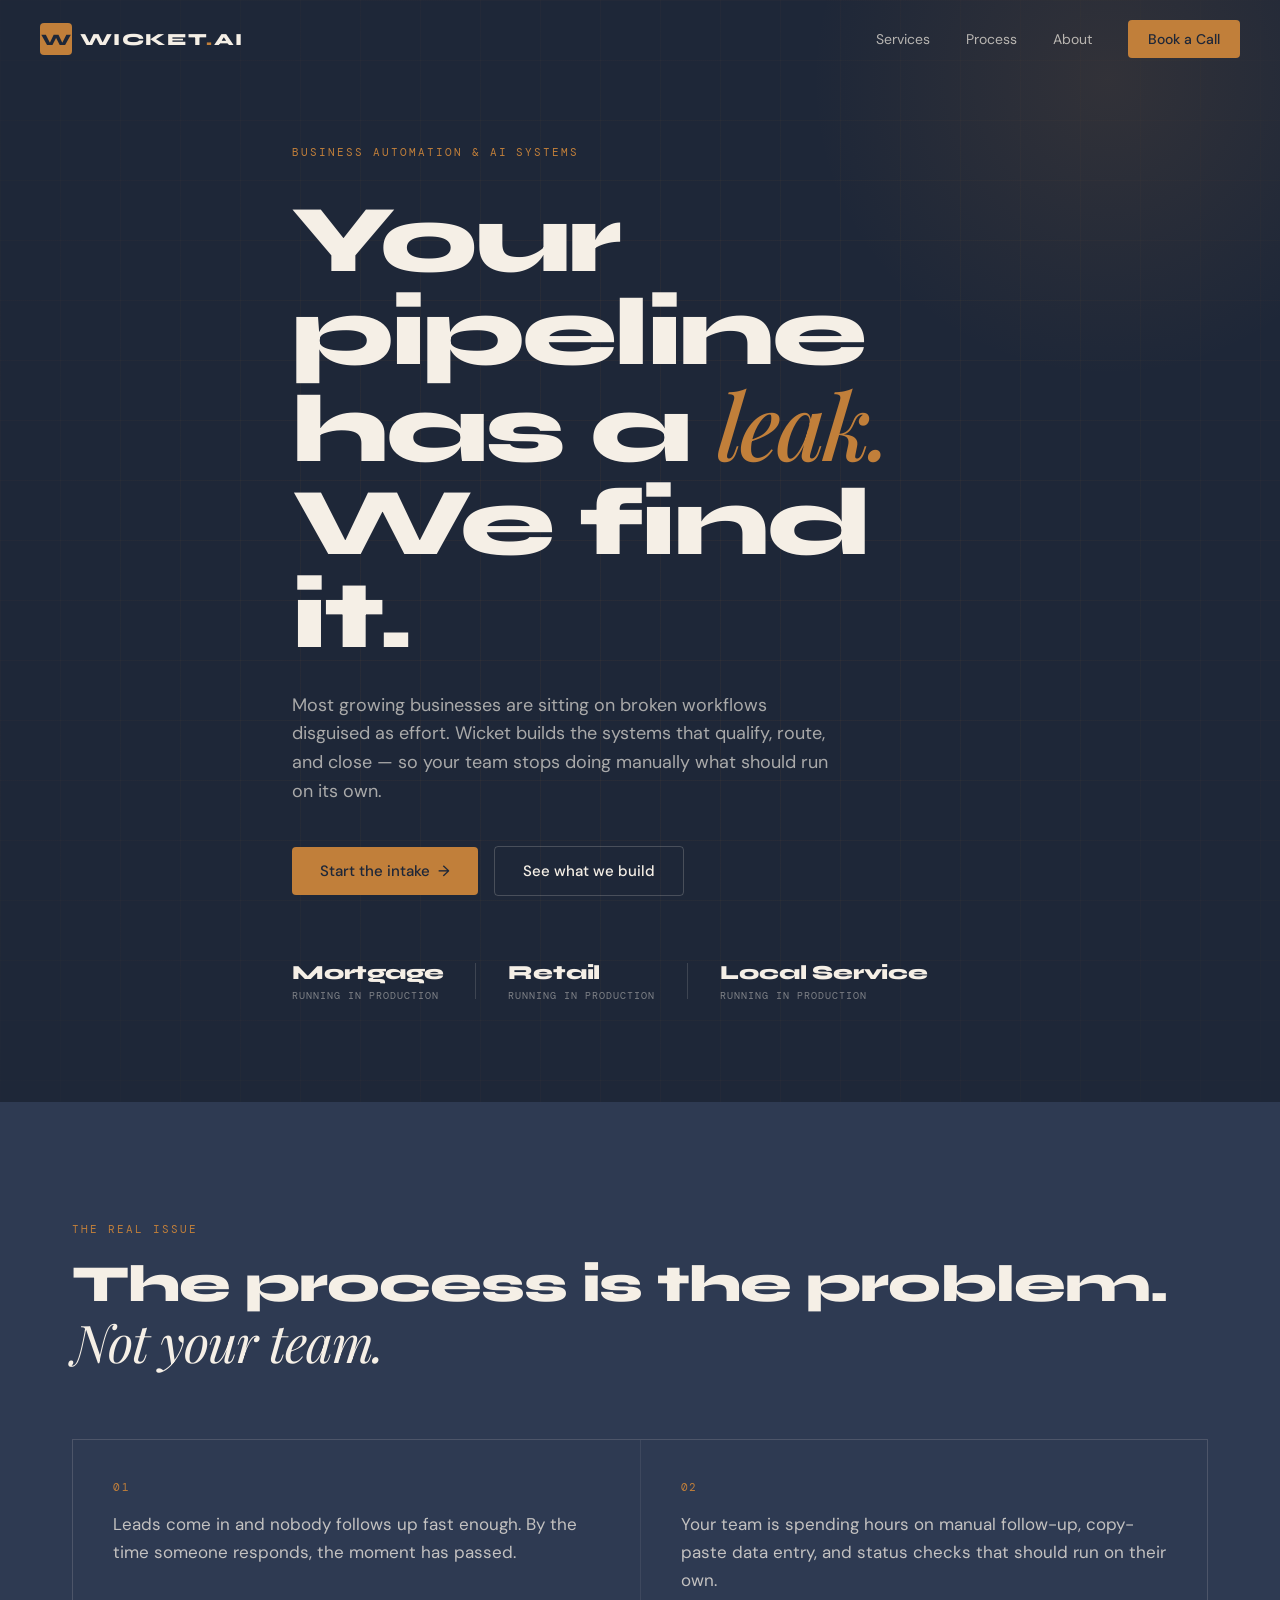
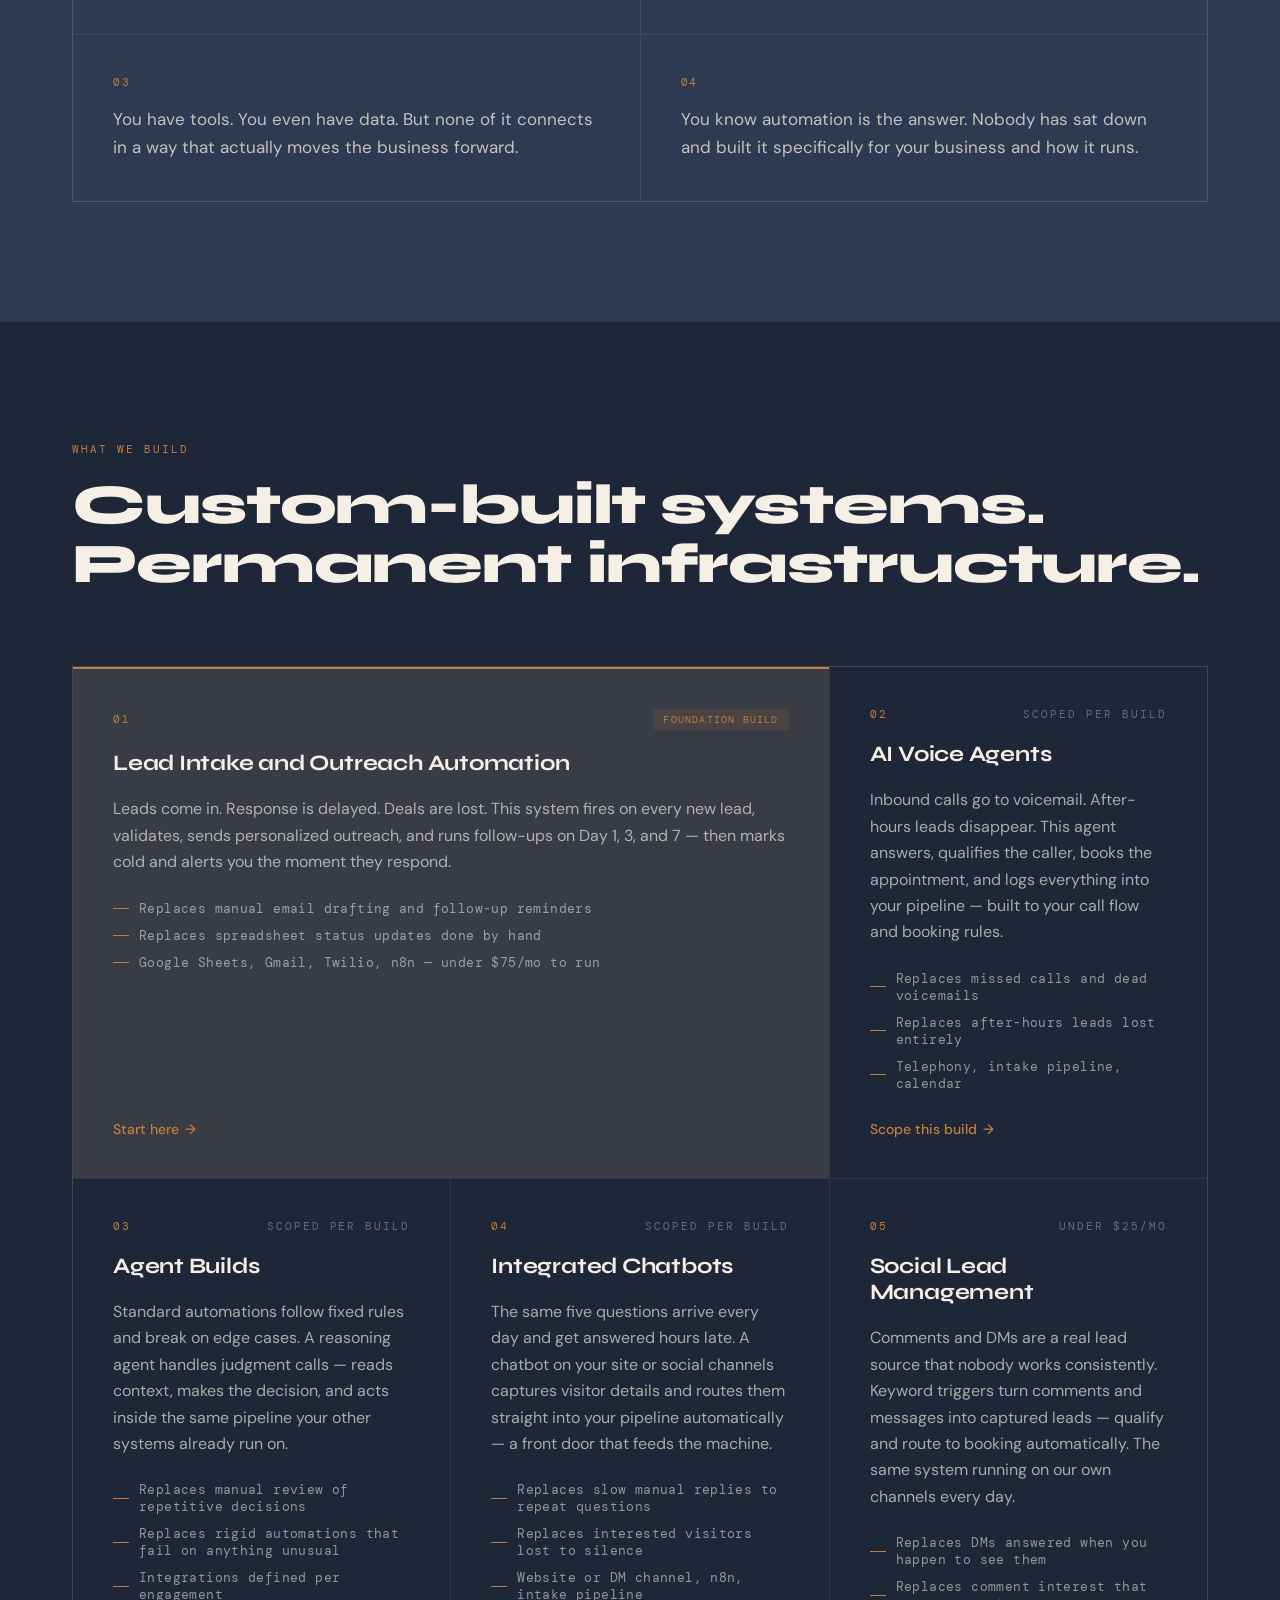
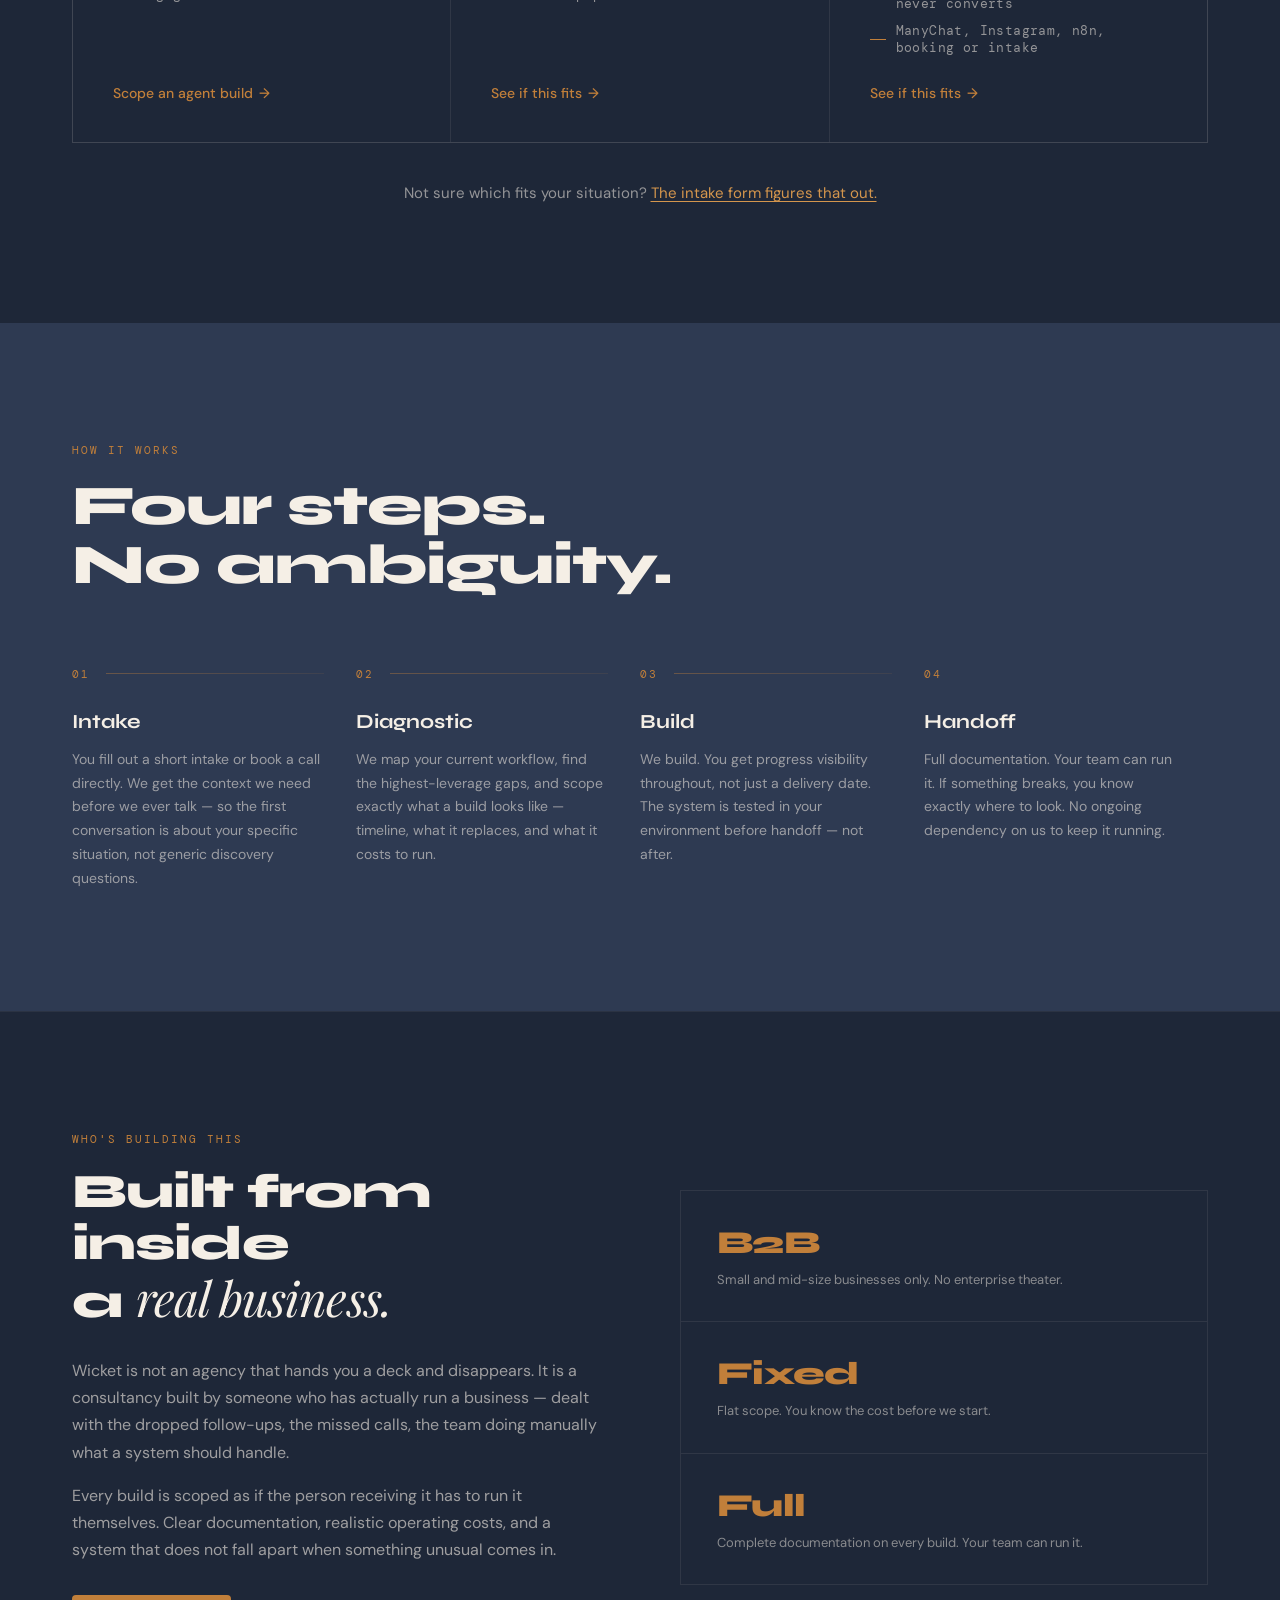
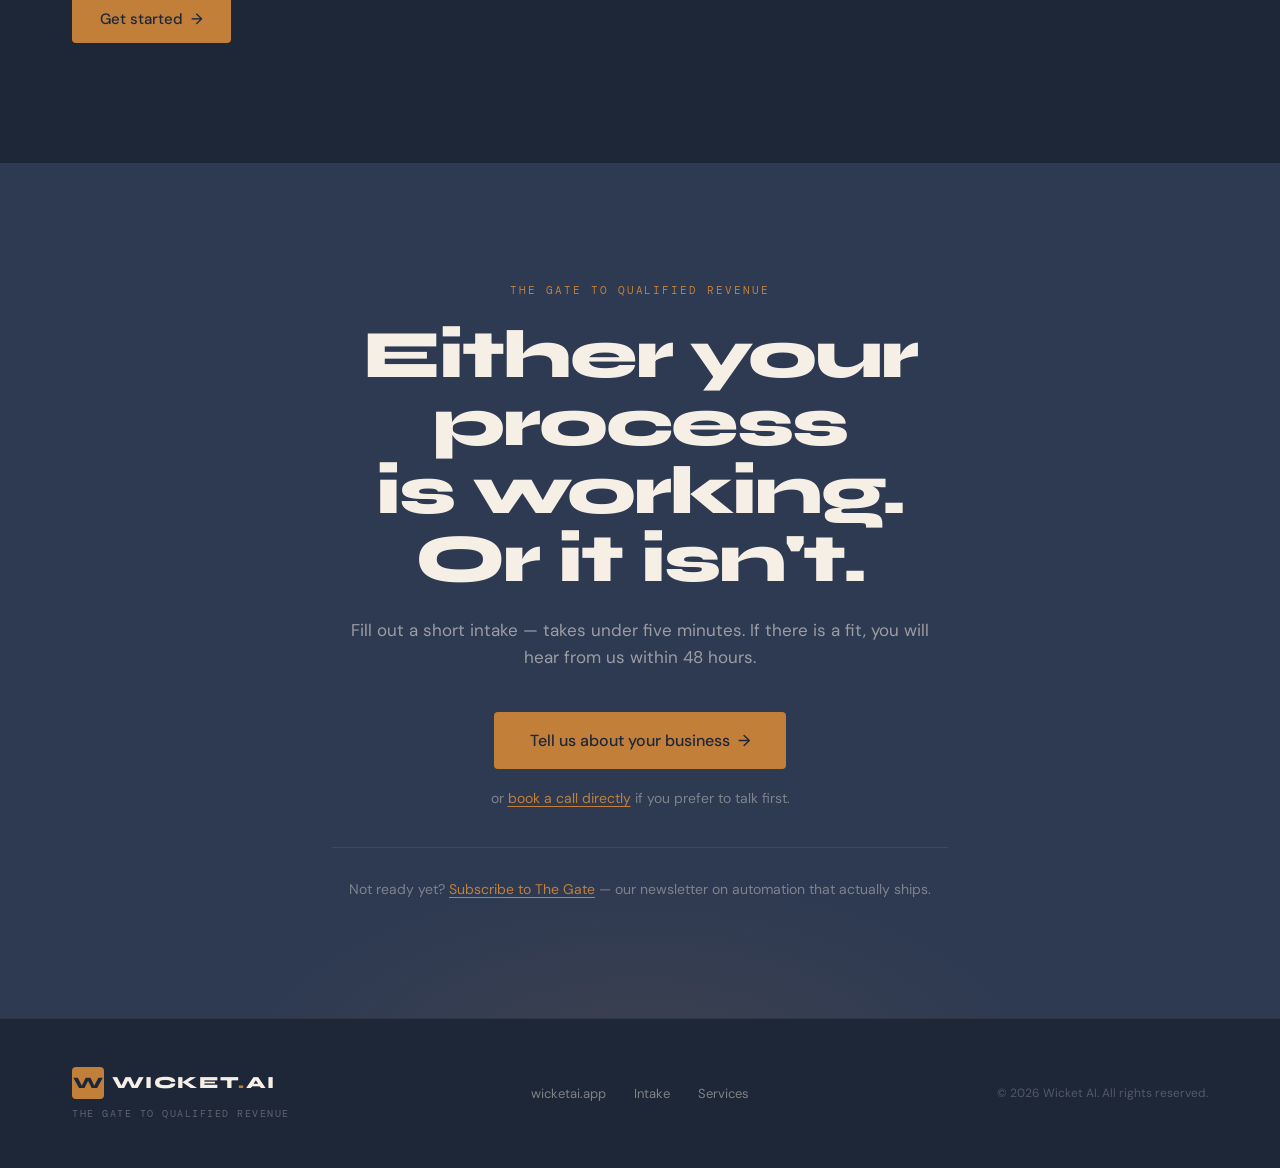
<file: index.html>
<!DOCTYPE html>
<html lang="en">
<head>
  <meta charset="UTF-8" />
  <meta name="viewport" content="width=device-width, initial-scale=1.0" />
  <title>Wicket AI — Business Automation &amp; AI Systems</title>
  <meta name="description" content="Business automation and AI systems built for owners who are done doing manually what a machine should handle. Qualify. Route. Follow up. Report." />
  <link rel="preconnect" href="https://fonts.googleapis.com" />
  <link rel="preconnect" href="https://fonts.gstatic.com" crossorigin />
  <link href="https://fonts.googleapis.com/css2?family=Syne:wght@700;800&family=DM+Sans:ital,opsz,wght@0,9..40,300;0,9..40,400;0,9..40,500;1,9..40,300&family=DM+Mono:wght@400;500&family=Playfair+Display:ital,wght@1,400;1,500&display=swap" rel="stylesheet" />
  <link rel="stylesheet" href="style.css" />
</head>
<body>

  <!-- NAV -->
  <nav class="nav">
    <a href="/" class="nav-logo">
      <span class="logo-mark">W</span>
      <span class="logo-text">WICKET<span class="logo-dot">.</span>AI</span>
    </a>
    <div class="nav-links">
      <a href="#services">Services</a>
      <a href="#process">Process</a>
      <a href="#about">About</a>
      <a href="#" class="nav-cta js-open-form">Book a Call</a>
    </div>
    <button class="nav-mobile-toggle" aria-label="Open menu">
      <span></span><span></span>
    </button>
  </nav>

  <!-- HERO -->
  <section class="hero">
    <div class="hero-inner container">
      <div class="hero-label" data-reveal>
        <span class="mono-tag">BUSINESS AUTOMATION &amp; AI SYSTEMS</span>
      </div>
      <h1 class="hero-headline" data-reveal data-reveal-delay="1">
        Your pipeline<br />
        has a <em>leak.</em><br />
        We find it.
      </h1>
      <p class="hero-sub" data-reveal data-reveal-delay="2">
        Most growing businesses are sitting on broken workflows disguised as effort. Wicket builds the systems that qualify, route, and close — so your team stops doing manually what should run on its own.
      </p>
      <div class="hero-actions" data-reveal data-reveal-delay="3">
        <a href="#" class="btn btn-primary js-open-form">Start the intake <span class="btn-arrow">→</span></a>
        <a href="#services" class="btn btn-ghost">See what we build</a>
      </div>
      <div class="hero-proof" data-reveal data-reveal-delay="4">
        <div class="proof-item">
          <span class="proof-num">Mortgage</span>
          <span class="proof-label">running in production</span>
        </div>
        <div class="proof-divider"></div>
        <div class="proof-item">
          <span class="proof-num">Retail</span>
          <span class="proof-label">running in production</span>
        </div>
        <div class="proof-divider"></div>
        <div class="proof-item">
          <span class="proof-num">Local Service</span>
          <span class="proof-label">running in production</span>
        </div>
      </div>
    </div>
    <div class="hero-grid-overlay"></div>
  </section>

  <!-- PROBLEM STATEMENT -->
  <section class="problem">
    <div class="container">
      <p class="problem-pre mono-tag">THE REAL ISSUE</p>
      <h2 class="problem-headline">
        The process is the problem.<br />
        <em class="playfair">Not your team.</em>
      </h2>
      <div class="problem-grid" data-reveal>
        <div class="problem-card">
          <span class="problem-num">01</span>
          <p>Leads come in and nobody follows up fast enough. By the time someone responds, the moment has passed.</p>
        </div>
        <div class="problem-card">
          <span class="problem-num">02</span>
          <p>Your team is spending hours on manual follow-up, copy-paste data entry, and status checks that should run on their own.</p>
        </div>
        <div class="problem-card">
          <span class="problem-num">03</span>
          <p>You have tools. You even have data. But none of it connects in a way that actually moves the business forward.</p>
        </div>
        <div class="problem-card">
          <span class="problem-num">04</span>
          <p>You know automation is the answer. Nobody has sat down and built it specifically for your business and how it runs.</p>
        </div>
      </div>
    </div>
  </section>

  <!-- SERVICES -->
  <section class="services" id="services">
    <div class="container">
      <div class="section-header">
        <span class="mono-tag">WHAT WE BUILD</span>
        <h2>Custom-built systems.<br />Permanent infrastructure.</h2>
      </div>

      <div class="services-grid" data-reveal>

        <div class="service-card service-card--featured">
          <div class="service-top">
            <span class="service-num mono-tag">01</span>
            <span class="service-badge">Foundation build</span>
          </div>
          <h3>Lead Intake and Outreach Automation</h3>
          <p>Leads come in. Response is delayed. Deals are lost. This system fires on every new lead, validates, sends personalized outreach, and runs follow-ups on Day 1, 3, and 7 — then marks cold and alerts you the moment they respond.</p>
          <ul class="service-features">
            <li>Replaces manual email drafting and follow-up reminders</li>
            <li>Replaces spreadsheet status updates done by hand</li>
            <li>Google Sheets, Gmail, Twilio, n8n — under $75/mo to run</li>
          </ul>
          <a href="#" class="service-link js-open-form">Start here <span>→</span></a>
        </div>

        <div class="service-card">
          <div class="service-top">
            <span class="service-num mono-tag">02</span>
            <span class="service-label mono-tag">Scoped per build</span>
          </div>
          <h3>AI Voice Agents</h3>
          <p>Inbound calls go to voicemail. After-hours leads disappear. This agent answers, qualifies the caller, books the appointment, and logs everything into your pipeline — built to your call flow and booking rules.</p>
          <ul class="service-features">
            <li>Replaces missed calls and dead voicemails</li>
            <li>Replaces after-hours leads lost entirely</li>
            <li>Telephony, intake pipeline, calendar</li>
          </ul>
          <a href="#" class="service-link js-open-form">Scope this build <span>→</span></a>
        </div>

        <div class="service-card">
          <div class="service-top">
            <span class="service-num mono-tag">03</span>
            <span class="service-label mono-tag">Scoped per build</span>
          </div>
          <h3>Agent Builds</h3>
          <p>Standard automations follow fixed rules and break on edge cases. A reasoning agent handles judgment calls — reads context, makes the decision, and acts inside the same pipeline your other systems already run on.</p>
          <ul class="service-features">
            <li>Replaces manual review of repetitive decisions</li>
            <li>Replaces rigid automations that fail on anything unusual</li>
            <li>Integrations defined per engagement</li>
          </ul>
          <a href="#" class="service-link js-open-form">Scope an agent build <span>→</span></a>
        </div>

        <div class="service-card">
          <div class="service-top">
            <span class="service-num mono-tag">04</span>
            <span class="service-label mono-tag">Scoped per build</span>
          </div>
          <h3>Integrated Chatbots</h3>
          <p>The same five questions arrive every day and get answered hours late. A chatbot on your site or social channels captures visitor details and routes them straight into your pipeline automatically — a front door that feeds the machine.</p>
          <ul class="service-features">
            <li>Replaces slow manual replies to repeat questions</li>
            <li>Replaces interested visitors lost to silence</li>
            <li>Website or DM channel, n8n, intake pipeline</li>
          </ul>
          <a href="#" class="service-link js-open-form">See if this fits <span>→</span></a>
        </div>

        <div class="service-card">
          <div class="service-top">
            <span class="service-num mono-tag">05</span>
            <span class="service-label mono-tag">Under $25/mo</span>
          </div>
          <h3>Social Lead Management</h3>
          <p>Comments and DMs are a real lead source that nobody works consistently. Keyword triggers turn comments and messages into captured leads — qualify and route to booking automatically. The same system running on our own channels every day.</p>
          <ul class="service-features">
            <li>Replaces DMs answered when you happen to see them</li>
            <li>Replaces comment interest that never converts</li>
            <li>ManyChat, Instagram, n8n, booking or intake</li>
          </ul>
          <a href="#" class="service-link js-open-form">See if this fits <span>→</span></a>
        </div>

      </div>

      <p class="services-helper" data-reveal>
        Not sure which fits your situation? <a href="#" class="js-open-form">The intake form figures that out.</a>
      </p>

    </div>
  </section>

  <!-- PROCESS -->
  <section class="process" id="process">
    <div class="container">
      <div class="section-header">
        <span class="mono-tag">HOW IT WORKS</span>
        <h2>Four steps.<br />No ambiguity.</h2>
      </div>
      <div class="process-steps" data-reveal>
        <div class="process-step">
          <div class="step-marker">
            <span class="step-num mono-tag">01</span>
            <div class="step-line"></div>
          </div>
          <div class="step-content">
            <h3>Intake</h3>
            <p>You fill out a short intake or book a call directly. We get the context we need before we ever talk — so the first conversation is about your specific situation, not generic discovery questions.</p>
          </div>
        </div>
        <div class="process-step">
          <div class="step-marker">
            <span class="step-num mono-tag">02</span>
            <div class="step-line"></div>
          </div>
          <div class="step-content">
            <h3>Diagnostic</h3>
            <p>We map your current workflow, find the highest-leverage gaps, and scope exactly what a build looks like — timeline, what it replaces, and what it costs to run.</p>
          </div>
        </div>
        <div class="process-step">
          <div class="step-marker">
            <span class="step-num mono-tag">03</span>
            <div class="step-line"></div>
          </div>
          <div class="step-content">
            <h3>Build</h3>
            <p>We build. You get progress visibility throughout, not just a delivery date. The system is tested in your environment before handoff — not after.</p>
          </div>
        </div>
        <div class="process-step">
          <div class="step-marker">
            <span class="step-num mono-tag">04</span>
            <div class="step-line hide"></div>
          </div>
          <div class="step-content">
            <h3>Handoff</h3>
            <p>Full documentation. Your team can run it. If something breaks, you know exactly where to look. No ongoing dependency on us to keep it running.</p>
          </div>
        </div>
      </div>
    </div>
  </section>

  <!-- ABOUT -->
  <section class="about" id="about">
    <div class="container about-inner">
      <div class="about-text">
        <span class="mono-tag">WHO'S BUILDING THIS</span>
        <h2>Built from inside<br />a <em class="playfair">real business.</em></h2>
        <p>
          Wicket is not an agency that hands you a deck and disappears. It is a consultancy built by someone who has actually run a business — dealt with the dropped follow-ups, the missed calls, the team doing manually what a system should handle.
        </p>
        <p>
          Every build is scoped as if the person receiving it has to run it themselves. Clear documentation, realistic operating costs, and a system that does not fall apart when something unusual comes in.
        </p>
        <a href="#" class="btn btn-primary js-open-form">Get started <span class="btn-arrow">→</span></a>
      </div>
      <div class="about-stat-block">
        <div class="stat">
          <span class="stat-num">B2B</span>
          <span class="stat-label">Small and mid-size businesses only. No enterprise theater.</span>
        </div>
        <div class="stat">
          <span class="stat-num">Fixed</span>
          <span class="stat-label">Flat scope. You know the cost before we start.</span>
        </div>
        <div class="stat">
          <span class="stat-num">Full</span>
          <span class="stat-label">Complete documentation on every build. Your team can run it.</span>
        </div>
      </div>
    </div>
  </section>

  <!-- FINAL CTA -->
  <section class="cta-section">
    <div class="container cta-inner">
      <span class="mono-tag cta-tag">THE GATE TO QUALIFIED REVENUE</span>
      <h2 class="cta-headline">
        Either your process<br />
        is working. Or it isn't.
      </h2>
      <p class="cta-sub">
        Fill out a short intake — takes under five minutes. If there is a fit, you will hear from us within 48 hours.
      </p>
      <div class="cta-actions">
        <a href="#" class="btn btn-primary btn-large js-open-form">Tell us about your business <span class="btn-arrow">→</span></a>
        <span class="cta-alt">or <a href="https://wicketai.app/intake" target="_blank" rel="noopener">book a call directly</a> if you prefer to talk first.</span>
      </div>
      <div class="cta-newsletter">
        <p>Not ready yet? <a href="https://wicketai.app" target="_blank" rel="noopener">Subscribe to The Gate</a> — our newsletter on automation that actually ships.</p>
      </div>
    </div>
  </section>

  <!-- FOOTER -->
  <footer class="footer">
    <div class="container footer-inner">
      <div class="footer-left">
        <a href="/" class="nav-logo">
          <span class="logo-mark">W</span>
          <span class="logo-text">WICKET<span class="logo-dot">.</span>AI</span>
        </a>
        <p class="footer-tagline">The Gate to Qualified Revenue</p>
      </div>
      <div class="footer-links">
        <a href="https://wicketai.app">wicketai.app</a>
        <a href="#" class="js-open-form">Intake</a>
        <a href="#services">Services</a>
      </div>
      <p class="footer-copy">&copy; 2026 Wicket AI. All rights reserved.</p>
    </div>
  </footer>

  <!-- MULTI-STEP INTAKE FORM MODAL -->
  <div class="intake-overlay" id="intakeOverlay" aria-hidden="true">
    <div class="intake-modal" role="dialog" aria-modal="true" aria-labelledby="intakeModalTitle">
      <button class="intake-close" id="intakeClose" aria-label="Close">&times;</button>

      <div class="intake-progress" id="intakeProgress">
        <div class="progress-bar">
          <div class="progress-fill" id="progressFill"></div>
        </div>
        <span class="progress-label mono-tag" id="progressLabel">STEP 1 OF 4</span>
      </div>

      <!-- Step 1 -->
      <div class="intake-step active" id="step1">
        <h3 class="intake-step-title" id="intakeModalTitle">First, about your business.</h3>
        <div class="form-group">
          <label for="firstName">First name</label>
          <input type="text" id="firstName" name="firstName" placeholder="Your first name" autocomplete="given-name" />
        </div>
        <div class="form-group">
          <label for="businessName">Business name</label>
          <input type="text" id="businessName" name="businessName" placeholder="What's your business called?" />
        </div>
        <div class="form-group">
          <label for="industry">Industry</label>
          <select id="industry" name="industry">
            <option value="" disabled selected>Select your industry</option>
            <option value="local-services">Local Services</option>
            <option value="ecommerce-retail">E-commerce / Retail</option>
            <option value="real-estate">Real Estate</option>
            <option value="mortgage">Mortgage / Lending</option>
            <option value="agency">Marketing / Agency</option>
            <option value="other">Other</option>
          </select>
        </div>
        <button class="btn btn-primary intake-next" data-next="2">Next <span>→</span></button>
      </div>

      <!-- Step 2 -->
      <div class="intake-step" id="step2">
        <h3 class="intake-step-title">What's slowing you down?</h3>
        <p class="intake-step-sub">Pick everything that applies.</p>
        <div class="checkbox-group">
          <label class="checkbox-item">
            <input type="checkbox" name="bottleneck" value="slow-followup" />
            <span>Leads aren't getting followed up fast enough</span>
          </label>
          <label class="checkbox-item">
            <input type="checkbox" name="bottleneck" value="manual-tasks" />
            <span>My team spends too much time on manual, repetitive work</span>
          </label>
          <label class="checkbox-item">
            <input type="checkbox" name="bottleneck" value="missed-calls" />
            <span>Calls and messages go unanswered after hours</span>
          </label>
          <label class="checkbox-item">
            <input type="checkbox" name="bottleneck" value="no-visibility" />
            <span>No clear view of what's actually working</span>
          </label>
          <label class="checkbox-item">
            <input type="checkbox" name="bottleneck" value="outreach-volume" />
            <span>I need outreach running at volume without adding headcount</span>
          </label>
          <label class="checkbox-item">
            <input type="checkbox" name="bottleneck" value="other" />
            <span>Something else</span>
          </label>
        </div>
        <div class="intake-nav">
          <button class="btn btn-ghost intake-back" data-back="1">← Back</button>
          <button class="btn btn-primary intake-next" data-next="3">Next <span>→</span></button>
        </div>
      </div>

      <!-- Step 3 -->
      <div class="intake-step" id="step3">
        <h3 class="intake-step-title">Where are you right now?</h3>
        <div class="form-group">
          <label for="currentProcess">How are you currently handling this?</label>
          <textarea id="currentProcess" name="currentProcess" rows="4" placeholder="A few sentences is enough. What's breaking, and what have you tried?"></textarea>
        </div>
        <div class="form-group">
          <label for="teamSize">Team size</label>
          <select id="teamSize" name="teamSize">
            <option value="" disabled selected>How big is your team?</option>
            <option value="solo">Just me</option>
            <option value="2-5">2 to 5 people</option>
            <option value="6-15">6 to 15 people</option>
            <option value="16+">16 or more</option>
          </select>
        </div>
        <div class="intake-nav">
          <button class="btn btn-ghost intake-back" data-back="2">← Back</button>
          <button class="btn btn-primary intake-next" data-next="4">Next <span>→</span></button>
        </div>
      </div>

      <!-- Step 4 -->
      <div class="intake-step" id="step4">
        <h3 class="intake-step-title">How do we reach you?</h3>
        <div class="form-group">
          <label for="email">Email address</label>
          <input type="email" id="email" name="email" placeholder="your@email.com" autocomplete="email" />
        </div>
        <div class="form-group">
          <label for="phone">Phone number <span class="optional-label">optional</span></label>
          <input type="tel" id="phone" name="phone" placeholder="For a faster response" autocomplete="tel" />
        </div>
        <div class="form-group">
          <span class="radio-label">How would you like to connect?</span>
          <div class="radio-group">
            <label class="radio-item">
              <input type="radio" name="nextStep" value="book-call" />
              <span>Book a call — I want to talk through this</span>
            </label>
            <label class="radio-item">
              <input type="radio" name="nextStep" value="info-first" />
              <span>Send me information first</span>
            </label>
            <label class="radio-item">
              <input type="radio" name="nextStep" value="email-followup" />
              <span>Follow up by email</span>
            </label>
          </div>
        </div>
        <div class="intake-nav">
          <button class="btn btn-ghost intake-back" data-back="3">← Back</button>
          <button class="btn btn-primary" id="submitForm">Submit <span>→</span></button>
        </div>
        <p class="form-disclaimer">We do not share your information. Ever.</p>
      </div>

      <!-- Success -->
      <div class="intake-step intake-success" id="stepSuccess">
        <div class="success-icon">✓</div>
        <h3 class="intake-step-title">You're in the gate.</h3>
        <p class="success-body">We'll review what you shared and be in touch within 48 hours. If a call is the right next step, you'll hear from us directly with a booking link.</p>
        <p class="success-sub mono-tag">Check your spam if you don't hear back within 48 hours.</p>
        <button class="btn btn-ghost" id="closeSuccess">Close</button>
      </div>

    </div>
  </div>

  <script src="main.js"></script>
</body>
</html>
</file>
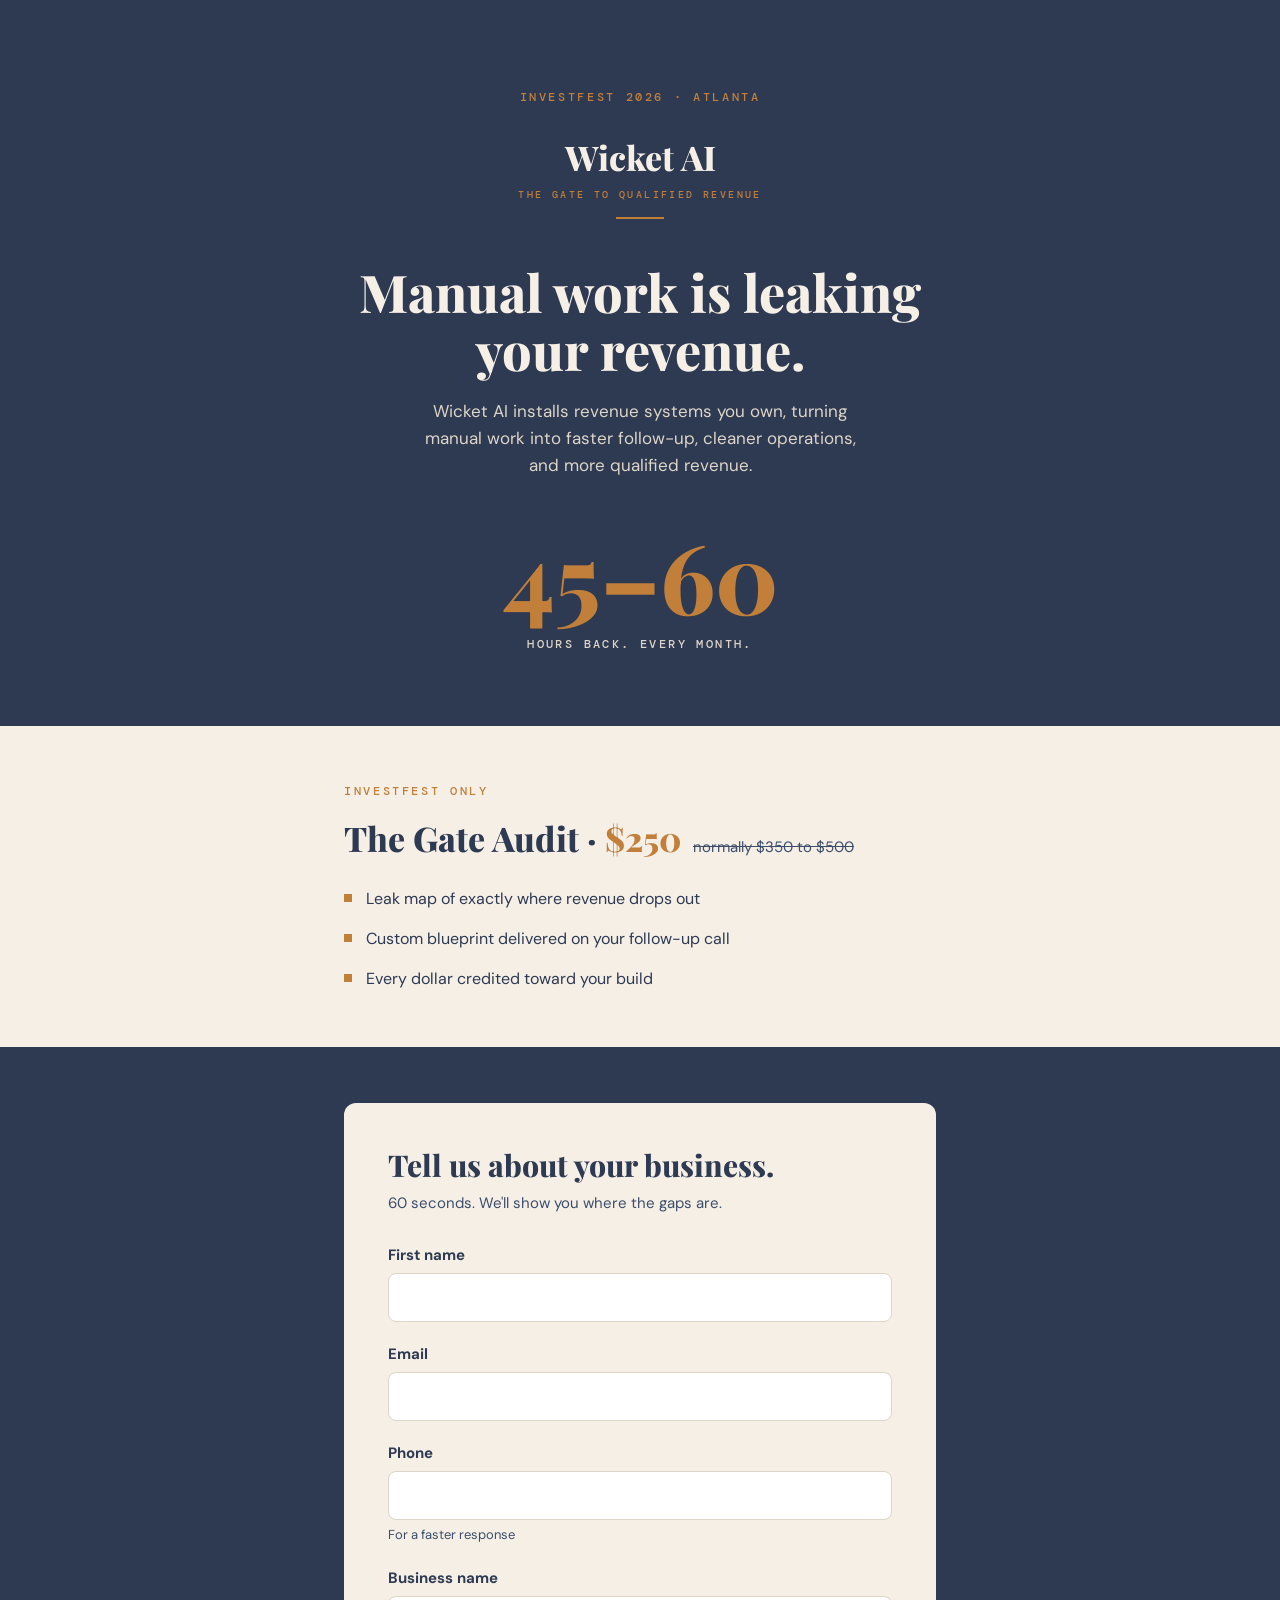
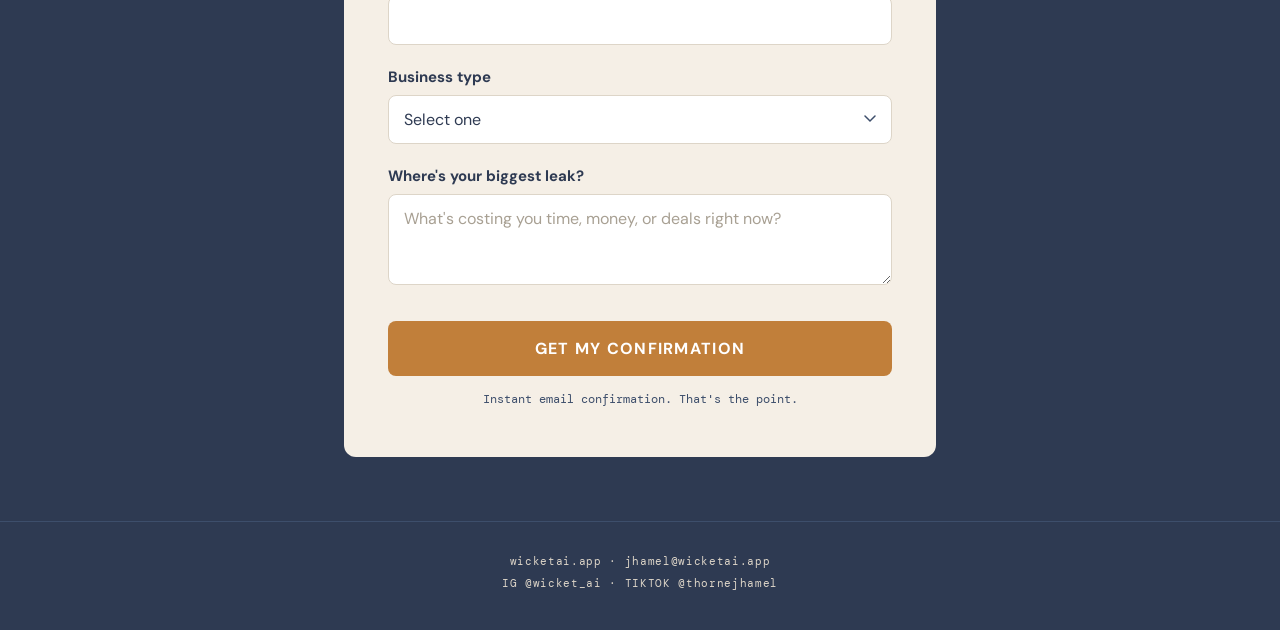
<file: investfest/index.html>
<!DOCTYPE html>
<html lang="en">
<head>
  <meta charset="UTF-8" />
  <meta name="viewport" content="width=device-width, initial-scale=1.0" />
  <title>Wicket AI at InvestFest 2026 — The Gate Audit</title>
  <meta name="description" content="Wicket AI at InvestFest 2026, Atlanta. The Gate Audit for $250, InvestFest only. Tell us about your business and get an instant confirmation." />
  <meta name="robots" content="noindex" />
  <link rel="preconnect" href="https://fonts.googleapis.com" />
  <link rel="preconnect" href="https://fonts.gstatic.com" crossorigin />
  <link href="https://fonts.googleapis.com/css2?family=Playfair+Display:wght@700;800&family=DM+Sans:wght@400;700&family=DM+Mono:wght@400;500&display=swap" rel="stylesheet" />
  <style>
    :root {
      --navy: #2E3A52;
      --copper: #C17F3A;
      --offwhite: #F5EFE6;
      --tan: #DDD5C8;
      --navy-muted: #3D4E6B;
    }

    *, *::before, *::after { box-sizing: border-box; margin: 0; padding: 0; }

    html { -webkit-text-size-adjust: 100%; }

    body {
      font-family: 'DM Sans', sans-serif;
      font-size: 16px;
      line-height: 1.6;
      background: var(--navy);
      color: var(--offwhite);
      -webkit-font-smoothing: antialiased;
    }

    .wrap {
      max-width: 640px;
      margin: 0 auto;
      padding: 0 24px;
    }

    .eyebrow {
      font-family: 'DM Mono', monospace;
      font-size: 12px;
      font-weight: 500;
      letter-spacing: 0.22em;
      text-transform: uppercase;
      color: var(--copper);
    }

    /* ---------- HERO ---------- */
    .hero {
      background: var(--navy);
      text-align: center;
      padding: 64px 0 56px;
    }
    .hero .eyebrow { display: block; margin-bottom: 32px; }

    .wordmark {
      font-family: 'Playfair Display', serif;
      font-weight: 800;
      font-size: 34px;
      color: var(--offwhite);
      line-height: 1.1;
    }
    .tagline {
      font-family: 'DM Mono', monospace;
      font-size: 10px;
      font-weight: 500;
      letter-spacing: 0.24em;
      text-transform: uppercase;
      color: var(--copper);
      margin-top: 10px;
      display: inline-block;
    }
    .tagline-rule {
      width: 48px;
      height: 2px;
      background: var(--copper);
      margin: 12px auto 0;
    }

    .hero-headline {
      font-family: 'Playfair Display', serif;
      font-weight: 800;
      font-size: clamp(34px, 7vw, 52px);
      line-height: 1.12;
      color: var(--offwhite);
      margin: 44px 0 18px;
    }
    .hero-sub {
      font-size: 17px;
      color: var(--tan);
      max-width: 460px;
      margin: 0 auto;
    }

    .hero-stat { margin-top: 48px; }
    .stat-num {
      font-family: 'Playfair Display', serif;
      font-weight: 800;
      font-size: clamp(64px, 14vw, 96px);
      line-height: 1;
      color: var(--copper);
    }
    .stat-caption {
      font-family: 'DM Mono', monospace;
      font-size: 12px;
      font-weight: 500;
      letter-spacing: 0.2em;
      text-transform: uppercase;
      color: var(--tan);
      margin-top: 12px;
    }

    /* ---------- OFFER ---------- */
    .offer {
      background: var(--offwhite);
      color: var(--navy);
      padding: 56px 0;
    }
    .offer .eyebrow { display: block; margin-bottom: 16px; }

    .offer-title {
      font-family: 'Playfair Display', serif;
      font-weight: 800;
      font-size: clamp(26px, 5.5vw, 34px);
      line-height: 1.2;
      color: var(--navy);
      display: flex;
      align-items: baseline;
      flex-wrap: wrap;
      gap: 12px;
    }
    .offer-price { color: var(--copper); }
    .offer-was {
      font-family: 'DM Sans', sans-serif;
      font-size: 15px;
      font-weight: 400;
      color: var(--navy-muted);
      text-decoration: line-through;
    }

    .offer-bullets {
      list-style: none;
      margin-top: 28px;
      display: flex;
      flex-direction: column;
      gap: 14px;
    }
    .offer-bullets li {
      display: flex;
      align-items: flex-start;
      gap: 14px;
      font-size: 16px;
      color: var(--navy);
    }
    .offer-bullets li::before {
      content: '';
      flex-shrink: 0;
      width: 8px;
      height: 8px;
      background: var(--copper);
      margin-top: 8px;
    }

    /* ---------- FORM ---------- */
    .intake {
      background: var(--navy);
      padding: 56px 0 64px;
    }
    .intake-card {
      background: var(--offwhite);
      color: var(--navy);
      border-radius: 12px;
      padding: 36px 28px 40px;
    }

    .form-title {
      font-family: 'Playfair Display', serif;
      font-weight: 800;
      font-size: clamp(24px, 5vw, 30px);
      line-height: 1.2;
      color: var(--navy);
    }
    .form-subtitle {
      font-size: 15px;
      color: var(--navy-muted);
      margin-top: 8px;
      margin-bottom: 28px;
    }

    .field { margin-bottom: 20px; }
    .field label {
      display: block;
      font-weight: 700;
      font-size: 15px;
      color: var(--navy);
      margin-bottom: 6px;
    }
    .optional {
      font-weight: 400;
      font-size: 13px;
      color: var(--navy-muted);
    }
    .helper {
      font-size: 13px;
      color: var(--navy-muted);
      margin-top: 5px;
    }

    input, select, textarea {
      width: 100%;
      font-family: 'DM Sans', sans-serif;
      font-size: 16px;
      color: var(--navy);
      background: #FFFFFF;
      border: 1px solid var(--tan);
      border-radius: 8px;
      padding: 13px 15px;
      outline: none;
      -webkit-appearance: none;
      appearance: none;
    }
    textarea { resize: vertical; }
    select {
      background-image: url("data:image/svg+xml,%3Csvg xmlns='http://www.w3.org/2000/svg' width='12' height='8' viewBox='0 0 12 8'%3E%3Cpath d='M1 1l5 5 5-5' stroke='%233D4E6B' stroke-width='1.5' fill='none' stroke-linecap='round'/%3E%3C/svg%3E");
      background-repeat: no-repeat;
      background-position: right 15px center;
      padding-right: 42px;
      cursor: pointer;
    }
    input::placeholder, textarea::placeholder { color: #A8A093; }

    input:focus, select:focus, textarea:focus {
      border-color: var(--copper);
      box-shadow: 0 0 0 2px var(--copper);
    }

    .field-error {
      display: none;
      font-size: 13px;
      font-weight: 700;
      color: var(--copper);
      margin-top: 6px;
    }
    .field.has-error .field-error { display: block; }
    .field.has-error input,
    .field.has-error select { border-color: var(--copper); }

    .submit-btn {
      width: 100%;
      background: var(--copper);
      color: #FFFFFF;
      font-family: 'DM Sans', sans-serif;
      font-size: 16px;
      font-weight: 700;
      text-transform: uppercase;
      letter-spacing: 0.08em;
      border: none;
      border-radius: 8px;
      padding: 17px;
      cursor: pointer;
      margin-top: 8px;
    }
    .submit-btn:focus-visible { outline: 3px solid var(--navy); outline-offset: 2px; }
    .submit-btn:disabled { opacity: 0.7; cursor: default; }

    .submit-note {
      font-family: 'DM Mono', monospace;
      font-size: 12px;
      color: var(--navy-muted);
      text-align: center;
      margin-top: 14px;
    }

    .form-fail {
      display: none;
      font-size: 15px;
      font-weight: 700;
      color: var(--copper);
      text-align: center;
      margin-top: 16px;
    }
    .form-fail.visible { display: block; }

    /* ---------- SUCCESS ---------- */
    .success {
      display: none;
      text-align: center;
      padding: 24px 0 8px;
    }
    .success.visible { display: block; }
    .success-headline {
      font-family: 'Playfair Display', serif;
      font-weight: 800;
      font-size: clamp(44px, 10vw, 64px);
      color: var(--navy);
    }
    .success-line {
      font-size: 17px;
      color: var(--navy);
      margin-top: 16px;
    }
    .success-note {
      font-family: 'DM Mono', monospace;
      font-size: 12px;
      color: var(--navy-muted);
      margin-top: 10px;
    }
    .reset-btn {
      background: none;
      border: none;
      font-family: 'DM Sans', sans-serif;
      font-size: 16px;
      font-weight: 700;
      color: var(--copper);
      cursor: pointer;
      margin-top: 32px;
      padding: 8px;
    }
    .reset-btn:focus-visible { outline: 3px solid var(--copper); outline-offset: 2px; }

    /* ---------- FOOTER ---------- */
    .footer {
      background: var(--navy);
      border-top: 1px solid var(--navy-muted);
      padding: 28px 0 36px;
      text-align: center;
    }
    .footer p {
      font-family: 'DM Mono', monospace;
      font-size: 11px;
      letter-spacing: 0.06em;
      color: var(--tan);
      line-height: 2;
    }
    .footer a { color: var(--tan); text-decoration: none; }
    .footer a:focus-visible { outline: 2px solid var(--copper); outline-offset: 2px; }

    @media (min-width: 820px) {
      .hero { padding: 88px 0 72px; }
      .intake-card { padding: 44px 44px 48px; }
    }
  </style>
</head>
<body>

  <!-- HERO -->
  <header class="hero">
    <div class="wrap">
      <span class="eyebrow">INVESTFEST 2026 &middot; ATLANTA</span>
      <h1 class="wordmark">Wicket AI</h1>
      <span class="tagline">The Gate to Qualified Revenue</span>
      <div class="tagline-rule" aria-hidden="true"></div>
      <p class="hero-headline">Manual work is leaking your revenue.</p>
      <p class="hero-sub">Wicket AI installs revenue systems you own, turning manual work into faster follow-up, cleaner operations, and more qualified revenue.</p>
      <div class="hero-stat">
        <div class="stat-num">45&ndash;60</div>
        <div class="stat-caption">Hours back. Every month.</div>
      </div>
    </div>
  </header>

  <!-- OFFER -->
  <section class="offer">
    <div class="wrap">
      <span class="eyebrow">INVESTFEST ONLY</span>
      <h2 class="offer-title">
        <span>The Gate Audit &middot; <span class="offer-price">$250</span></span>
        <span class="offer-was">normally $350 to $500</span>
      </h2>
      <ul class="offer-bullets">
        <li>Leak map of exactly where revenue drops out</li>
        <li>Custom blueprint delivered on your follow-up call</li>
        <li>Every dollar credited toward your build</li>
      </ul>
    </div>
  </section>

  <!-- INTAKE -->
  <section class="intake">
    <div class="wrap">
      <div class="intake-card">

        <div id="formView">
          <h2 class="form-title">Tell us about your business.</h2>
          <p class="form-subtitle">60 seconds. We'll show you where the gaps are.</p>

          <form id="intakeForm" novalidate>
            <div class="field" id="field-first_name">
              <label for="first_name">First name</label>
              <input type="text" id="first_name" name="first_name" autocomplete="given-name" autocapitalize="words" />
              <p class="field-error">Please enter your first name.</p>
            </div>

            <div class="field" id="field-email">
              <label for="email">Email</label>
              <input type="email" id="email" name="email" autocomplete="email" inputmode="email" autocapitalize="off" />
              <p class="field-error">Please enter a valid email address.</p>
            </div>

            <div class="field" id="field-phone">
              <label for="phone">Phone</label>
              <input type="tel" id="phone" name="phone" autocomplete="tel" inputmode="tel" />
              <p class="helper">For a faster response</p>
              <p class="field-error">Please enter a valid phone number.</p>
            </div>

            <div class="field" id="field-business_name">
              <label for="business_name">Business name</label>
              <input type="text" id="business_name" name="business_name" autocomplete="organization" />
              <p class="field-error">Please enter your business name.</p>
            </div>

            <div class="field" id="field-business_type">
              <label for="business_type">Business type</label>
              <select id="business_type" name="business_type">
                <option value="" disabled selected>Select one</option>
                <option value="Real Estate">Real Estate</option>
                <option value="Agency or Creator">Agency or Creator</option>
                <option value="Local Service">Local Service</option>
                <option value="Financial Services">Financial Services</option>
                <option value="Health and Wellness">Health and Wellness</option>
                <option value="Other">Other</option>
              </select>
              <p class="field-error">Please select your business type.</p>
            </div>

            <div class="field">
              <label for="leak">Where's your biggest leak?</label>
              <textarea id="leak" name="leak" rows="3" placeholder="What's costing you time, money, or deals right now?"></textarea>
            </div>

            <button type="submit" class="submit-btn" id="submitBtn">Get My Confirmation</button>
            <p class="submit-note">Instant email confirmation. That's the point.</p>
            <p class="form-fail" id="formFail">Connection hiccup. Your info is safe, tap submit again.</p>
          </form>
        </div>

        <div class="success" id="successView">
          <p class="success-headline">Done.</p>
          <p class="success-line">Check your inbox. It's already there.</p>
          <p class="success-note">We'll reach out within 24 to 48 hours either way.</p>
          <button type="button" class="reset-btn" id="resetBtn">+ Add another response</button>
        </div>

      </div>
    </div>
  </section>

  <!-- FOOTER -->
  <footer class="footer">
    <div class="wrap">
      <p>
        <a href="https://wicketai.app">wicketai.app</a> &middot;
        <a href="mailto:jhamel@wicketai.app">jhamel@wicketai.app</a><br />
        IG @wicket_ai &middot; TIKTOK @thornejhamel
      </p>
    </div>
  </footer>

  <script>
    const WEBHOOK_URL = "https://wicketai.app.n8n.cloud/webhook/investfest2026";
    const PENDING_KEY = "wicket_pending_submissions";
    const KIOSK_RESET_MS = 45000;

    const form = document.getElementById('intakeForm');
    const formView = document.getElementById('formView');
    const successView = document.getElementById('successView');
    const submitBtn = document.getElementById('submitBtn');
    const formFail = document.getElementById('formFail');
    const resetBtn = document.getElementById('resetBtn');

    const EMAIL_RE = /^[^\s@]+@[^\s@]+\.[^\s@]+$/;
    const PHONE_RE = /^[\d\s()+.-]{7,20}$/;
    let kioskTimer = null;

    function buildPayload() {
      return {
        first_name: document.getElementById('first_name').value.trim(),
        email: document.getElementById('email').value.trim(),
        phone: document.getElementById('phone').value.trim(),
        business_name: document.getElementById('business_name').value.trim(),
        business_type: document.getElementById('business_type').value,
        leak: document.getElementById('leak').value.trim(),
        source: "investfest2026",
        submitted_at: new Date().toISOString()
      };
    }

    function validate() {
      let valid = true;
      const checks = [
        ['field-first_name', document.getElementById('first_name').value.trim() !== ''],
        ['field-email', EMAIL_RE.test(document.getElementById('email').value.trim())],
        ['field-phone', PHONE_RE.test(document.getElementById('phone').value.trim())],
        ['field-business_name', document.getElementById('business_name').value.trim() !== ''],
        ['field-business_type', document.getElementById('business_type').value !== '']
      ];
      checks.forEach(([id, ok]) => {
        const field = document.getElementById(id);
        field.classList.toggle('has-error', !ok);
        if (!ok) valid = false;
      });
      return valid;
    }

    async function postPayload(payload) {
      const res = await fetch(WEBHOOK_URL, {
        method: 'POST',
        headers: { 'Content-Type': 'application/json' },
        body: JSON.stringify(payload)
      });
      if (!res.ok) throw new Error('HTTP ' + res.status);
    }

    function savePending(payload) {
      try {
        const pending = JSON.parse(localStorage.getItem(PENDING_KEY) || '[]');
        pending.push(payload);
        localStorage.setItem(PENDING_KEY, JSON.stringify(pending));
      } catch (e) { /* storage unavailable, nothing more to do */ }
    }

    function clearPendingFor(email) {
      try {
        const pending = JSON.parse(localStorage.getItem(PENDING_KEY) || '[]');
        const remaining = pending.filter(p => p.email !== email);
        if (remaining.length === 0) {
          localStorage.removeItem(PENDING_KEY);
        } else {
          localStorage.setItem(PENDING_KEY, JSON.stringify(remaining));
        }
      } catch (e) { /* ignore */ }
    }

    async function retryPending() {
      let pending;
      try {
        pending = JSON.parse(localStorage.getItem(PENDING_KEY) || '[]');
      } catch (e) { return; }
      if (!Array.isArray(pending) || pending.length === 0) return;

      const remaining = [];
      for (const payload of pending) {
        try {
          await postPayload(payload);
        } catch (e) {
          remaining.push(payload);
        }
      }
      try {
        if (remaining.length === 0) {
          localStorage.removeItem(PENDING_KEY);
        } else {
          localStorage.setItem(PENDING_KEY, JSON.stringify(remaining));
        }
      } catch (e) { /* ignore */ }
    }

    function showSuccess() {
      formView.style.display = 'none';
      successView.classList.add('visible');
      window.scrollTo({ top: successView.getBoundingClientRect().top + window.scrollY - 120, behavior: 'smooth' });
      armKioskReset();
    }

    function resetForm() {
      if (kioskTimer) { clearTimeout(kioskTimer); kioskTimer = null; }
      form.reset();
      formFail.classList.remove('visible');
      document.querySelectorAll('.field.has-error').forEach(f => f.classList.remove('has-error'));
      successView.classList.remove('visible');
      formView.style.display = '';
      submitBtn.disabled = false;
      submitBtn.textContent = 'Get My Confirmation';
    }

    function armKioskReset() {
      if (kioskTimer) clearTimeout(kioskTimer);
      kioskTimer = setTimeout(resetForm, KIOSK_RESET_MS);
    }

    ['touchstart', 'mousedown', 'keydown'].forEach(evt => {
      document.addEventListener(evt, () => {
        if (successView.classList.contains('visible')) armKioskReset();
      }, { passive: true });
    });

    form.addEventListener('submit', async (e) => {
      e.preventDefault();
      formFail.classList.remove('visible');
      if (!validate()) return;
      if (submitBtn.disabled) return;

      submitBtn.disabled = true;
      submitBtn.textContent = 'SENDING…';

      const payload = buildPayload();
      try {
        await postPayload(payload);
        clearPendingFor(payload.email);
        showSuccess();
      } catch (err) {
        savePending(payload);
        formFail.classList.add('visible');
        submitBtn.disabled = false;
        submitBtn.textContent = 'Get My Confirmation';
      }
    });

    resetBtn.addEventListener('click', resetForm);

    retryPending();
  </script>
</body>
</html>
</file>
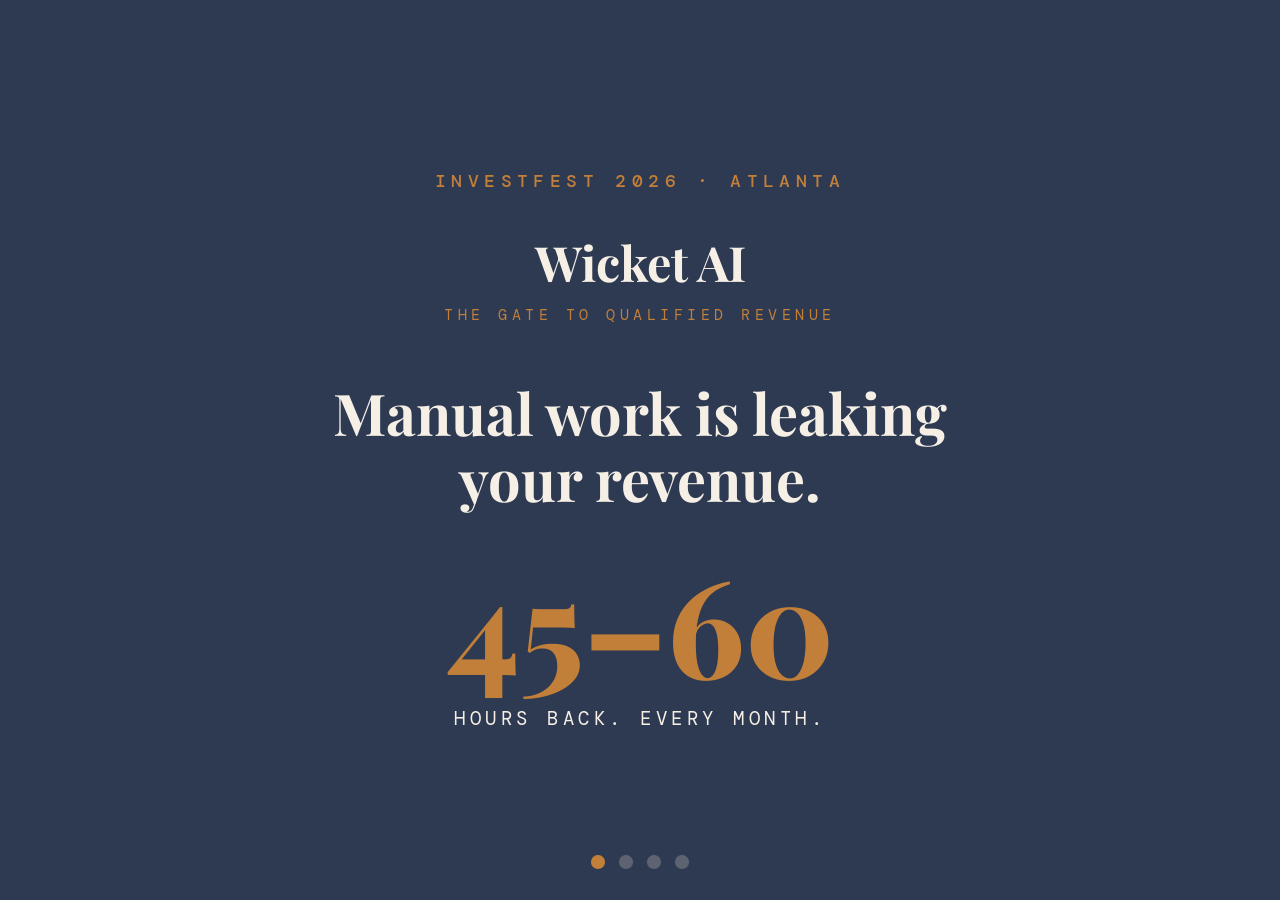
<file: investfest/kiosk/index.html>
<!DOCTYPE html>
<html>
<head>
<meta charset="utf-8">
<meta name="viewport" content="width=device-width, initial-scale=1.0, maximum-scale=1.0, user-scalable=no">
<title>Wicket AI · InvestFest 2026</title>
<meta name="robots" content="noindex">
<link href="https://fonts.googleapis.com/css2?family=Playfair+Display:wght@700;800&family=DM+Sans:wght@400;700&family=DM+Mono:wght@400;500&display=swap" rel="stylesheet">
<style>
* { margin:0; padding:0; box-sizing:border-box; -webkit-user-select:none; user-select:none; }
html,body { height:100%; overflow:hidden; background:#2E3A52; }
body { font-family:'DM Sans',Arial,sans-serif; }
.slide { position:absolute; inset:0; display:flex; flex-direction:column; align-items:center; justify-content:center; text-align:center; padding:6vh 8vw; opacity:0; transition:opacity 0.7s ease; pointer-events:none; }
.slide.active { opacity:1; pointer-events:auto; }
.eyebrow { font-family:'DM Mono',monospace; font-weight:500; font-size:2vh; letter-spacing:0.6vh; color:#C17F3A; }
.serif { font-family:'Playfair Display',Georgia,serif; }

/* Slide 1: hook (navy) */
#s1 { background:#2E3A52; color:#F5EFE6; }
#s1 .wordmark { font-family:'Playfair Display',serif; font-weight:700; font-size:5.4vh; }
#s1 .tagline { font-family:'DM Mono',monospace; font-size:1.7vh; letter-spacing:0.5vh; color:#C17F3A; margin-top:1.2vh; }
#s1 h1 { font-family:'Playfair Display',serif; font-weight:700; font-size:6.4vh; line-height:1.15; margin-top:6vh; }
#s1 .num { font-family:'Playfair Display',serif; font-weight:800; font-size:15vh; color:#C17F3A; line-height:1; margin-top:5vh; }
#s1 .cap { font-family:'DM Mono',monospace; font-size:2.1vh; letter-spacing:0.5vh; margin-top:1.6vh; }

/* Slide 2: offer (off-white) */
#s2 { background:#F5EFE6; color:#2E3A52; }
#s2 h2 { font-family:'Playfair Display',serif; font-weight:700; font-size:5.6vh; margin-top:2vh; }
#s2 .price { font-family:'Playfair Display',serif; font-weight:800; font-size:14vh; color:#C17F3A; line-height:1.05; margin-top:2.5vh; }
#s2 .strike { font-family:'DM Mono',monospace; font-size:2.2vh; letter-spacing:0.3vh; color:#3D4E6B; margin-top:1.5vh; }
#s2 .strike s { color:#A79E90; }
#s2 ul { list-style:none; margin-top:4.5vh; text-align:left; }
#s2 li { font-size:2.7vh; line-height:1.5; padding-left:4vh; position:relative; margin-bottom:2.2vh; max-width:70vw; }
#s2 li::before { content:''; position:absolute; left:0; top:1vh; width:1.8vh; height:1.8vh; background:#C17F3A; }

/* Slides 3+4: QR (navy / off-white) */
#s3 { background:#2E3A52; color:#F5EFE6; }
#s4 { background:#F5EFE6; color:#2E3A52; }
.qrbox { background:#F5EFE6; padding:2.5vh; margin-top:4vh; }
#s4 .qrbox { border:0.5vh solid #2E3A52; }
.qrbox img { width:32vh; height:32vh; display:block; }
.qhead { font-family:'Playfair Display',serif; font-weight:700; font-size:5.6vh; margin-top:2.5vh; }
.qsub { font-size:2.6vh; margin-top:2vh; line-height:1.5; max-width:70vw; }
.qsub b { color:#C17F3A; }

/* Progress dots */
.dots { position:absolute; bottom:3.5vh; left:0; right:0; display:flex; justify-content:center; gap:1.6vh; z-index:10; }
.dot { width:1.5vh; height:1.5vh; border-radius:50%; background:rgba(150,150,150,0.45); transition:background 0.3s; }
.dot.on { background:#C17F3A; }
</style>
</head>
<body>

<div class="slide active" id="s1">
  <div class="eyebrow">INVESTFEST 2026 &middot; ATLANTA</div>
  <div class="wordmark" style="margin-top:4vh;">Wicket AI</div>
  <div class="tagline">THE GATE TO QUALIFIED REVENUE</div>
  <h1>Manual work is leaking<br>your revenue.</h1>
  <div class="num">45&ndash;60</div>
  <div class="cap">HOURS BACK. EVERY MONTH.</div>
</div>

<div class="slide" id="s2">
  <div class="eyebrow">INVESTFEST ONLY</div>
  <h2 class="serif">The Gate Audit</h2>
  <div class="price">$250</div>
  <div class="strike"><s>$350 TO $500</s> &nbsp;EVENT RATE</div>
  <ul>
    <li><b>Leak map</b> of exactly where revenue drops out of your process</li>
    <li><b>Custom blueprint</b> delivered on your follow-up call</li>
    <li><b>Every dollar credited</b> toward your build</li>
  </ul>
</div>

<div class="slide" id="s3">
  <div class="eyebrow">LOCK IT IN</div>
  <div class="qhead serif">Scan to lock it in.</div>
  <div class="qrbox"><img src="[data-uri]"></div>
  <div class="qsub">$250 &middot; credited in full toward your build<br>Scan to start, or <b>tap to pay</b> with me in 10 seconds</div>
</div>

<div class="slide" id="s4">
  <div class="eyebrow">STAY CONNECTED</div>
  <div class="qhead serif">Take me with you.</div>
  <div class="qrbox"><img src="[data-uri]"></div>
  <div class="qsub">Everything in one tap: booking, socials, contact<br><b>wicketai.app</b> &middot; IG @wicket_ai</div>
</div>

<div class="dots"><div class="dot on"></div><div class="dot"></div><div class="dot"></div><div class="dot"></div></div>

<script>
const slides = [...document.querySelectorAll('.slide')];
const dots = [...document.querySelectorAll('.dot')];
let i = 0, timer;
function show(n) {
  i = (n + slides.length) % slides.length;
  slides.forEach((s,k)=>s.classList.toggle('active', k===i));
  dots.forEach((d,k)=>d.classList.toggle('on', k===i));
}
function next(){ show(i+1); }
function arm(){ clearInterval(timer); timer = setInterval(next, 8000); }
document.body.addEventListener('click', ()=>{ next(); arm(); });
arm();
// keep screen awake where supported
if ('wakeLock' in navigator) { navigator.wakeLock.request('screen').catch(()=>{}); }
</script>
</body>
</html>
</file>
<file: style.css>
/* =============================================
   WICKET AI — LANDING PAGE
   Colors: Navy #2E3A52, Copper #C17F3A, Off-white #F5EFE6
   Fonts: Syne (headlines), DM Sans (body), DM Mono (labels)
   ============================================= */

:root {
  --navy:      #2E3A52;
  --navy-dark: #1e2738;
  --navy-mid:  #3d4e6a;
  --copper:    #C17F3A;
  --copper-lt: #d4964d;
  --offwhite:  #F5EFE6;
  --offwhite-dim: #e8dfd1;
  --white:     #ffffff;
  --muted:     rgba(245, 239, 230, 0.5);

  --font-head: 'Syne', sans-serif;
  --font-body: 'DM Sans', sans-serif;
  --font-mono: 'DM Mono', monospace;
  --font-serif: 'Playfair Display', serif;

  --max-w: 1200px;
  --section-pad: 120px;
  --radius: 4px;
  --radius-lg: 8px;
}

/* ---- RESET ---- */
*, *::before, *::after { box-sizing: border-box; margin: 0; padding: 0; }
html { scroll-behavior: smooth; }
body {
  font-family: var(--font-body);
  background: var(--navy-dark);
  color: var(--offwhite);
  -webkit-font-smoothing: antialiased;
  overflow-x: hidden;
}
a { color: inherit; text-decoration: none; }
ul { list-style: none; }
img { max-width: 100%; display: block; }

/* ---- UTILITY ---- */
.container {
  max-width: var(--max-w);
  margin: 0 auto;
  padding: 0 32px;
}

.mono-tag {
  font-family: var(--font-mono);
  font-size: 11px;
  letter-spacing: 0.18em;
  text-transform: uppercase;
  color: var(--copper);
}

.playfair {
  font-family: var(--font-serif);
  font-style: italic;
  font-weight: 400;
}

.btn {
  display: inline-flex;
  align-items: center;
  gap: 8px;
  font-family: var(--font-body);
  font-size: 15px;
  font-weight: 500;
  padding: 14px 28px;
  border-radius: var(--radius);
  transition: all 0.18s ease;
  cursor: pointer;
  border: none;
  white-space: nowrap;
}
.btn-primary {
  background: var(--copper);
  color: var(--navy-dark);
}
.btn-primary:hover { background: var(--copper-lt); transform: translateY(-1px); }
.btn-ghost {
  background: transparent;
  color: var(--offwhite);
  border: 1px solid rgba(245, 239, 230, 0.2);
}
.btn-ghost:hover {
  border-color: rgba(245, 239, 230, 0.5);
  background: rgba(245, 239, 230, 0.05);
}
.btn-large { padding: 18px 36px; font-size: 16px; }
.btn-arrow { transition: transform 0.15s ease; }
.btn:hover .btn-arrow { transform: translateX(3px); }

.section-header {
  margin-bottom: 72px;
}
.section-header .mono-tag { display: block; margin-bottom: 20px; }
.section-header h2 {
  font-family: var(--font-head);
  font-size: clamp(36px, 5vw, 56px);
  font-weight: 800;
  line-height: 1.05;
  letter-spacing: -0.02em;
}

/* =============================================
   NAV
   ============================================= */
.nav {
  position: fixed;
  top: 0;
  left: 0;
  right: 0;
  z-index: 100;
  display: flex;
  align-items: center;
  justify-content: space-between;
  padding: 20px 40px;
  background: transparent;
  transition: background 0.3s ease, border-color 0.3s ease;
  border-bottom: 1px solid transparent;
}
.nav.scrolled {
  background: rgba(30, 39, 56, 0.95);
  backdrop-filter: blur(12px);
  border-color: rgba(245, 239, 230, 0.07);
}

.nav-logo {
  display: flex;
  align-items: center;
  gap: 8px;
}
.logo-mark {
  width: 32px;
  height: 32px;
  background: var(--copper);
  color: var(--navy-dark);
  display: flex;
  align-items: center;
  justify-content: center;
  font-family: var(--font-head);
  font-weight: 800;
  font-size: 16px;
  border-radius: 4px;
}
.logo-text {
  font-family: var(--font-head);
  font-weight: 800;
  font-size: 17px;
  letter-spacing: 0.08em;
  color: var(--offwhite);
}
.logo-dot { color: var(--copper); }

.nav-links {
  display: flex;
  align-items: center;
  gap: 36px;
}
.nav-links a {
  font-size: 14px;
  font-weight: 400;
  color: rgba(245, 239, 230, 0.7);
  transition: color 0.15s;
}
.nav-links a:hover { color: var(--offwhite); }
.nav-cta {
  background: var(--copper) !important;
  color: var(--navy-dark) !important;
  font-weight: 500 !important;
  padding: 10px 20px;
  border-radius: var(--radius);
}
.nav-cta:hover { background: var(--copper-lt) !important; }

.nav-mobile-toggle {
  display: none;
  flex-direction: column;
  gap: 5px;
  background: none;
  border: none;
  cursor: pointer;
  padding: 4px;
}
.nav-mobile-toggle span {
  display: block;
  width: 22px;
  height: 2px;
  background: var(--offwhite);
  border-radius: 2px;
  transition: all 0.2s;
}

/* =============================================
   HERO
   ============================================= */
.hero {
  position: relative;
  min-height: 100vh;
  display: flex;
  align-items: center;
  background: var(--navy-dark);
  overflow: hidden;
  padding: 140px 0 100px;
}

.hero-grid-overlay {
  position: absolute;
  inset: 0;
  background-image:
    linear-gradient(rgba(193, 127, 58, 0.06) 1px, transparent 1px),
    linear-gradient(90deg, rgba(193, 127, 58, 0.06) 1px, transparent 1px);
  background-size: 60px 60px;
  mask-image: radial-gradient(ellipse 80% 80% at 50% 50%, black 30%, transparent 100%);
  pointer-events: none;
}

.hero::before {
  content: '';
  position: absolute;
  top: -20%;
  right: -10%;
  width: 600px;
  height: 600px;
  background: radial-gradient(circle, rgba(193, 127, 58, 0.12) 0%, transparent 70%);
  pointer-events: none;
}

.hero-inner { position: relative; z-index: 1; max-width: 760px; }

.hero-label { margin-bottom: 32px; }

.hero-headline {
  font-family: var(--font-head);
  font-size: clamp(56px, 8vw, 96px);
  font-weight: 800;
  line-height: 0.97;
  letter-spacing: -0.03em;
  margin-bottom: 28px;
  color: var(--offwhite);
}
.hero-headline em {
  font-style: italic;
  font-family: var(--font-serif);
  font-weight: 500;
  color: var(--copper);
  font-size: 0.95em;
}

.hero-sub {
  font-size: 18px;
  line-height: 1.6;
  color: rgba(245, 239, 230, 0.65);
  max-width: 540px;
  margin-bottom: 40px;
}

.hero-actions {
  display: flex;
  align-items: center;
  gap: 16px;
  flex-wrap: wrap;
  margin-bottom: 64px;
}

.hero-proof {
  display: flex;
  align-items: center;
  gap: 32px;
  flex-wrap: wrap;
}
.proof-item { display: flex; flex-direction: column; gap: 4px; }
.proof-num {
  font-family: var(--font-head);
  font-size: 20px;
  font-weight: 800;
  color: var(--offwhite);
  letter-spacing: -0.01em;
}
.proof-label {
  font-family: var(--font-mono);
  font-size: 10px;
  letter-spacing: 0.1em;
  color: rgba(245, 239, 230, 0.45);
  text-transform: uppercase;
}
.proof-divider {
  width: 1px;
  height: 36px;
  background: rgba(245, 239, 230, 0.15);
}

/* =============================================
   PROBLEM
   ============================================= */
.problem {
  padding: var(--section-pad) 0;
  background: var(--navy);
}

.problem-pre { display: block; margin-bottom: 20px; }

.problem-headline {
  font-family: var(--font-head);
  font-size: clamp(32px, 4.5vw, 52px);
  font-weight: 800;
  line-height: 1.1;
  letter-spacing: -0.02em;
  margin-bottom: 64px;
}

.problem-grid {
  display: grid;
  grid-template-columns: repeat(2, 1fr);
  gap: 1px;
  background: rgba(245, 239, 230, 0.08);
  border: 1px solid rgba(245, 239, 230, 0.08);
}
.problem-card {
  background: var(--navy);
  padding: 40px;
  display: flex;
  flex-direction: column;
  gap: 16px;
  transition: background 0.2s;
}
.problem-card:hover { background: var(--navy-mid); }
.problem-num {
  font-family: var(--font-mono);
  font-size: 11px;
  letter-spacing: 0.15em;
  color: var(--copper);
}
.problem-card p {
  font-size: 17px;
  line-height: 1.65;
  color: rgba(245, 239, 230, 0.75);
}

/* =============================================
   SERVICES
   ============================================= */
.services {
  padding: var(--section-pad) 0;
  background: var(--navy-dark);
}

.services-grid {
  display: grid;
  grid-template-columns: repeat(3, 1fr);
  gap: 1px;
  background: rgba(245, 239, 230, 0.08);
  border: 1px solid rgba(245, 239, 230, 0.08);
}

.service-card {
  background: var(--navy-dark);
  padding: 40px;
  display: flex;
  flex-direction: column;
  gap: 20px;
  transition: background 0.2s;
  position: relative;
}
.service-card:hover { background: rgba(46, 58, 82, 0.8); }

.service-card--featured {
  grid-column: span 2;
  background: rgba(193, 127, 58, 0.06);
  border-top: 2px solid var(--copper);
}
.service-card--featured:hover { background: rgba(193, 127, 58, 0.1); }

.service-top {
  display: flex;
  align-items: center;
  justify-content: space-between;
}
.service-num { color: var(--copper); }
.service-label { color: rgba(245, 239, 230, 0.35); }
.service-badge {
  font-family: var(--font-mono);
  font-size: 10px;
  letter-spacing: 0.12em;
  text-transform: uppercase;
  color: var(--copper);
  background: rgba(193, 127, 58, 0.12);
  padding: 4px 10px;
  border-radius: 2px;
}

.service-card h3 {
  font-family: var(--font-head);
  font-size: 22px;
  font-weight: 700;
  letter-spacing: -0.01em;
  color: var(--offwhite);
  line-height: 1.2;
}

.service-card p {
  font-size: 16px;
  line-height: 1.65;
  color: rgba(245, 239, 230, 0.65);
}

.service-features {
  display: flex;
  flex-direction: column;
  gap: 10px;
  margin-top: 4px;
}
.service-features li {
  font-family: var(--font-mono);
  font-size: 13px;
  letter-spacing: 0.03em;
  color: rgba(245, 239, 230, 0.55);
  display: flex;
  align-items: center;
  gap: 10px;
}
.service-features li::before {
  content: '';
  display: block;
  width: 16px;
  height: 1px;
  background: var(--copper);
  flex-shrink: 0;
}

.service-link {
  display: inline-flex;
  align-items: center;
  gap: 6px;
  font-size: 14px;
  font-weight: 500;
  color: var(--copper);
  margin-top: auto;
  padding-top: 8px;
  transition: gap 0.15s;
}
.service-link:hover { gap: 10px; }

.services-helper {
  text-align: center;
  margin-top: 40px;
  font-size: 15px;
  color: rgba(245, 239, 230, 0.55);
}
.services-helper a {
  color: var(--copper-lt);
  text-decoration: underline;
  text-underline-offset: 3px;
}
.services-helper a:hover { color: var(--offwhite); }

/* =============================================
   PROCESS
   ============================================= */
.process {
  padding: var(--section-pad) 0;
  background: var(--navy);
}

.process-steps {
  display: grid;
  grid-template-columns: repeat(4, 1fr);
  gap: 0;
  position: relative;
}

.process-step {
  padding: 0 32px 0 0;
}

.step-marker {
  display: flex;
  align-items: center;
  gap: 16px;
  margin-bottom: 28px;
}
.step-num { color: var(--copper); font-size: 11px; }
.step-line {
  flex: 1;
  height: 1px;
  background: linear-gradient(90deg, rgba(193, 127, 58, 0.4), rgba(193, 127, 58, 0.1));
}
.step-line.hide { opacity: 0; }

.step-content h3 {
  font-family: var(--font-head);
  font-size: 20px;
  font-weight: 700;
  margin-bottom: 14px;
  color: var(--offwhite);
}
.step-content p {
  font-size: 14px;
  line-height: 1.7;
  color: rgba(245, 239, 230, 0.55);
}

/* =============================================
   ABOUT
   ============================================= */
.about {
  padding: var(--section-pad) 0;
  background: var(--navy-dark);
  border-top: 1px solid rgba(245, 239, 230, 0.06);
}

.about-inner {
  display: grid;
  grid-template-columns: 1fr 1fr;
  gap: 80px;
  align-items: center;
}

.about-text .mono-tag { display: block; margin-bottom: 20px; }
.about-text h2 {
  font-family: var(--font-head);
  font-size: clamp(32px, 4vw, 48px);
  font-weight: 800;
  letter-spacing: -0.02em;
  line-height: 1.1;
  margin-bottom: 28px;
}
.about-text p {
  font-size: 16px;
  line-height: 1.7;
  color: rgba(245, 239, 230, 0.6);
  margin-bottom: 16px;
}
.about-text .btn { margin-top: 16px; }

.about-stat-block {
  display: flex;
  flex-direction: column;
  gap: 0;
  border: 1px solid rgba(245, 239, 230, 0.08);
}
.stat {
  padding: 32px 36px;
  border-bottom: 1px solid rgba(245, 239, 230, 0.08);
  display: flex;
  flex-direction: column;
  gap: 8px;
}
.stat:last-child { border-bottom: none; }
.stat-num {
  font-family: var(--font-head);
  font-size: 32px;
  font-weight: 800;
  color: var(--copper);
  letter-spacing: -0.02em;
}
.stat-label {
  font-family: var(--font-body);
  font-size: 13px;
  line-height: 1.5;
  color: rgba(245, 239, 230, 0.5);
}

/* =============================================
   FINAL CTA
   ============================================= */
.cta-section {
  padding: var(--section-pad) 0;
  background: var(--navy);
  position: relative;
  overflow: hidden;
}
.cta-section::before {
  content: '';
  position: absolute;
  bottom: -30%;
  left: 50%;
  transform: translateX(-50%);
  width: 800px;
  height: 400px;
  background: radial-gradient(ellipse, rgba(193, 127, 58, 0.1) 0%, transparent 70%);
  pointer-events: none;
}

.cta-inner { text-align: center; max-width: 680px; margin: 0 auto; }
.cta-tag { margin-bottom: 24px; display: block; }
.cta-headline {
  font-family: var(--font-head);
  font-size: clamp(40px, 6vw, 68px);
  font-weight: 800;
  line-height: 1.0;
  letter-spacing: -0.03em;
  margin-bottom: 24px;
}
.cta-sub {
  font-size: 17px;
  line-height: 1.6;
  color: rgba(245, 239, 230, 0.55);
  margin-bottom: 40px;
}
.cta-actions {
  display: flex;
  flex-direction: column;
  align-items: center;
  gap: 20px;
}
.cta-alt {
  font-size: 14px;
  color: rgba(245, 239, 230, 0.4);
}
.cta-alt a {
  color: var(--copper);
  text-decoration: underline;
  text-underline-offset: 3px;
}
.cta-alt a:hover { color: var(--copper-lt); }

.cta-newsletter {
  margin-top: 40px;
  padding-top: 32px;
  border-top: 1px solid rgba(245, 239, 230, 0.08);
}
.cta-newsletter p {
  font-size: 14px;
  color: rgba(245, 239, 230, 0.4);
}
.cta-newsletter a {
  color: var(--copper);
  text-decoration: underline;
  text-underline-offset: 3px;
}
.cta-newsletter a:hover { color: var(--copper-lt); }

/* =============================================
   FOOTER
   ============================================= */
.footer {
  background: var(--navy-dark);
  border-top: 1px solid rgba(245, 239, 230, 0.07);
  padding: 48px 0;
}
.footer-inner {
  display: grid;
  grid-template-columns: 1fr auto 1fr;
  align-items: center;
  gap: 32px;
}
.footer-left {
  display: flex;
  flex-direction: column;
  gap: 8px;
}
.footer-tagline {
  font-family: var(--font-mono);
  font-size: 10px;
  letter-spacing: 0.15em;
  text-transform: uppercase;
  color: rgba(245, 239, 230, 0.3);
}
.footer-links {
  display: flex;
  align-items: center;
  gap: 28px;
}
.footer-links a {
  font-size: 13px;
  color: rgba(245, 239, 230, 0.45);
  transition: color 0.15s;
}
.footer-links a:hover { color: var(--offwhite); }
.footer-copy {
  font-size: 12px;
  color: rgba(245, 239, 230, 0.25);
  text-align: right;
}

/* =============================================
   INTAKE FORM MODAL
   ============================================= */
.intake-overlay {
  position: fixed;
  inset: 0;
  z-index: 1000;
  background: rgba(18, 24, 38, 0.88);
  backdrop-filter: blur(6px);
  display: flex;
  align-items: center;
  justify-content: center;
  padding: 20px;
  opacity: 0;
  visibility: hidden;
  transition: opacity 0.25s ease, visibility 0.25s ease;
}
.intake-overlay.open {
  opacity: 1;
  visibility: visible;
}

.intake-modal {
  position: relative;
  background: var(--navy);
  border: 1px solid rgba(245, 239, 230, 0.1);
  border-radius: var(--radius-lg);
  width: 100%;
  max-width: 520px;
  max-height: 90vh;
  overflow-y: auto;
  padding: 40px;
  transform: translateY(16px);
  transition: transform 0.25s ease;
}
.intake-overlay.open .intake-modal {
  transform: translateY(0);
}

.intake-close {
  position: absolute;
  top: 16px;
  right: 16px;
  background: none;
  border: none;
  color: rgba(245, 239, 230, 0.4);
  font-size: 24px;
  line-height: 1;
  cursor: pointer;
  padding: 4px 8px;
  transition: color 0.15s;
}
.intake-close:hover { color: var(--offwhite); }

.intake-progress {
  display: flex;
  align-items: center;
  gap: 16px;
  margin-bottom: 32px;
}
.progress-bar {
  flex: 1;
  height: 2px;
  background: rgba(245, 239, 230, 0.1);
  border-radius: 2px;
  overflow: hidden;
}
.progress-fill {
  height: 100%;
  background: var(--copper);
  border-radius: 2px;
  transition: width 0.35s ease;
  width: 25%;
}
.progress-label {
  white-space: nowrap;
  flex-shrink: 0;
}

.intake-step { display: none; }
.intake-step.active { display: block; }

.intake-step-title {
  font-family: var(--font-head);
  font-size: 22px;
  font-weight: 800;
  letter-spacing: -0.01em;
  color: var(--offwhite);
  margin-bottom: 8px;
}
.intake-step-sub {
  font-size: 14px;
  color: rgba(245, 239, 230, 0.5);
  margin-bottom: 24px;
}

.form-group {
  display: flex;
  flex-direction: column;
  gap: 8px;
  margin-bottom: 20px;
}
.form-group label,
.radio-label {
  font-size: 13px;
  font-weight: 500;
  color: rgba(245, 239, 230, 0.7);
  display: block;
  margin-bottom: 4px;
}
.form-group input,
.form-group select,
.form-group textarea {
  font-family: var(--font-body);
  font-size: 15px;
  background: rgba(245, 239, 230, 0.05);
  border: 1px solid rgba(245, 239, 230, 0.12);
  border-radius: var(--radius);
  color: var(--offwhite);
  padding: 12px 16px;
  width: 100%;
  transition: border-color 0.15s;
  outline: none;
}
.form-group input::placeholder,
.form-group textarea::placeholder {
  color: rgba(245, 239, 230, 0.25);
}
.form-group input:focus,
.form-group select:focus,
.form-group textarea:focus {
  border-color: rgba(193, 127, 58, 0.5);
}
.form-group select {
  cursor: pointer;
  appearance: none;
  background-image: url("data:image/svg+xml,%3Csvg xmlns='http://www.w3.org/2000/svg' width='12' height='8' viewBox='0 0 12 8'%3E%3Cpath d='M1 1l5 5 5-5' stroke='rgba(245,239,230,0.4)' stroke-width='1.5' fill='none' stroke-linecap='round'/%3E%3C/svg%3E");
  background-repeat: no-repeat;
  background-position: right 14px center;
  padding-right: 40px;
}
.form-group select option {
  background: var(--navy-dark);
  color: var(--offwhite);
}
.form-group textarea { resize: vertical; min-height: 100px; }

.optional-label {
  font-weight: 400;
  font-size: 12px;
  color: rgba(245, 239, 230, 0.3);
  margin-left: 4px;
}

.checkbox-group {
  display: flex;
  flex-direction: column;
  gap: 12px;
  margin-bottom: 28px;
}
.checkbox-item {
  display: flex;
  align-items: flex-start;
  gap: 12px;
  cursor: pointer;
  padding: 12px 14px;
  border: 1px solid rgba(245, 239, 230, 0.08);
  border-radius: var(--radius);
  transition: background 0.15s, border-color 0.15s;
}
.checkbox-item:hover {
  background: rgba(245, 239, 230, 0.03);
  border-color: rgba(245, 239, 230, 0.15);
}
.checkbox-item input[type="checkbox"] {
  width: 16px;
  height: 16px;
  flex-shrink: 0;
  margin-top: 2px;
  accent-color: var(--copper);
  cursor: pointer;
}
.checkbox-item span {
  font-size: 14px;
  line-height: 1.5;
  color: rgba(245, 239, 230, 0.7);
}
.checkbox-item:has(input:checked) {
  background: rgba(193, 127, 58, 0.07);
  border-color: rgba(193, 127, 58, 0.3);
}
.checkbox-item:has(input:checked) span { color: var(--offwhite); }

.radio-group {
  display: flex;
  flex-direction: column;
  gap: 10px;
  margin-top: 8px;
}
.radio-item {
  display: flex;
  align-items: center;
  gap: 12px;
  cursor: pointer;
  padding: 12px 14px;
  border: 1px solid rgba(245, 239, 230, 0.08);
  border-radius: var(--radius);
  transition: background 0.15s, border-color 0.15s;
}
.radio-item:hover {
  background: rgba(245, 239, 230, 0.03);
  border-color: rgba(245, 239, 230, 0.15);
}
.radio-item input[type="radio"] {
  width: 16px;
  height: 16px;
  flex-shrink: 0;
  accent-color: var(--copper);
  cursor: pointer;
}
.radio-item span {
  font-size: 14px;
  color: rgba(245, 239, 230, 0.7);
}
.radio-item:has(input:checked) {
  background: rgba(193, 127, 58, 0.07);
  border-color: rgba(193, 127, 58, 0.3);
}
.radio-item:has(input:checked) span { color: var(--offwhite); }

.intake-nav {
  display: flex;
  align-items: center;
  justify-content: space-between;
  gap: 12px;
  margin-top: 8px;
}
.intake-nav .btn-ghost { font-size: 14px; padding: 12px 20px; }
.intake-nav .btn-primary { margin-left: auto; }

.form-error {
  font-size: 12px;
  color: #e07070;
  margin-top: 4px;
  display: none;
}
.form-error.visible { display: block; }

.form-disclaimer {
  font-size: 12px;
  color: rgba(245, 239, 230, 0.25);
  margin-top: 16px;
  text-align: center;
}

.intake-success {
  text-align: center;
  padding: 16px 0;
}
.success-icon {
  width: 56px;
  height: 56px;
  background: rgba(193, 127, 58, 0.12);
  border: 1px solid rgba(193, 127, 58, 0.3);
  border-radius: 50%;
  display: flex;
  align-items: center;
  justify-content: center;
  font-size: 22px;
  color: var(--copper);
  margin: 0 auto 24px;
}
.success-body {
  font-size: 16px;
  line-height: 1.65;
  color: rgba(245, 239, 230, 0.65);
  margin-bottom: 12px;
}
.success-sub {
  display: block;
  font-size: 10px;
  color: rgba(245, 239, 230, 0.3);
  margin-bottom: 28px;
}
.intake-success .intake-step-title { margin-bottom: 16px; }

/* =============================================
   RESPONSIVE
   ============================================= */
@media (max-width: 1024px) {
  .services-grid { grid-template-columns: repeat(2, 1fr); }
  .service-card--featured { grid-column: span 2; }
  .process-steps { grid-template-columns: repeat(2, 1fr); gap: 48px; }
  .step-line { display: none; }
  .about-inner { grid-template-columns: 1fr; gap: 56px; }
}

@media (max-width: 768px) {
  :root { --section-pad: 80px; }
  .nav { padding: 16px 20px; }
  .nav-links { display: none; }
  .nav-mobile-toggle { display: flex; }
  .nav-links.open {
    display: flex;
    flex-direction: column;
    position: fixed;
    top: 64px; left: 0; right: 0;
    background: var(--navy-dark);
    border-bottom: 1px solid rgba(245, 239, 230, 0.08);
    padding: 24px 20px 32px;
    gap: 24px;
    z-index: 99;
  }
  .hero { padding: 100px 0 80px; }
  .problem-grid { grid-template-columns: 1fr; }
  .services-grid { grid-template-columns: 1fr; }
  .service-card--featured { grid-column: span 1; }
  .process-steps { grid-template-columns: 1fr; gap: 40px; }
  .about-stat-block { margin-top: 8px; }
  .footer-inner { grid-template-columns: 1fr; text-align: center; }
  .footer-left { align-items: center; }
  .footer-copy { text-align: center; }
  .footer-links { justify-content: center; }
  .intake-modal { padding: 28px 20px; }
  .intake-step-title { font-size: 19px; }
}

@media (max-width: 480px) {
  .container { padding: 0 20px; }
  .hero-actions { flex-direction: column; align-items: flex-start; }
  .hero-proof { gap: 20px; }
  .proof-divider { display: none; }
}

/* =============================================
   SCROLL ANIMATIONS
   ============================================= */
[data-reveal] {
  opacity: 0;
  transform: translateY(24px);
  transition: opacity 0.6s ease, transform 0.6s ease;
}
[data-reveal].revealed {
  opacity: 1;
  transform: translateY(0);
}
[data-reveal-delay="1"] { transition-delay: 0.1s; }
[data-reveal-delay="2"] { transition-delay: 0.2s; }
[data-reveal-delay="3"] { transition-delay: 0.3s; }
[data-reveal-delay="4"] { transition-delay: 0.4s; }
</file>
